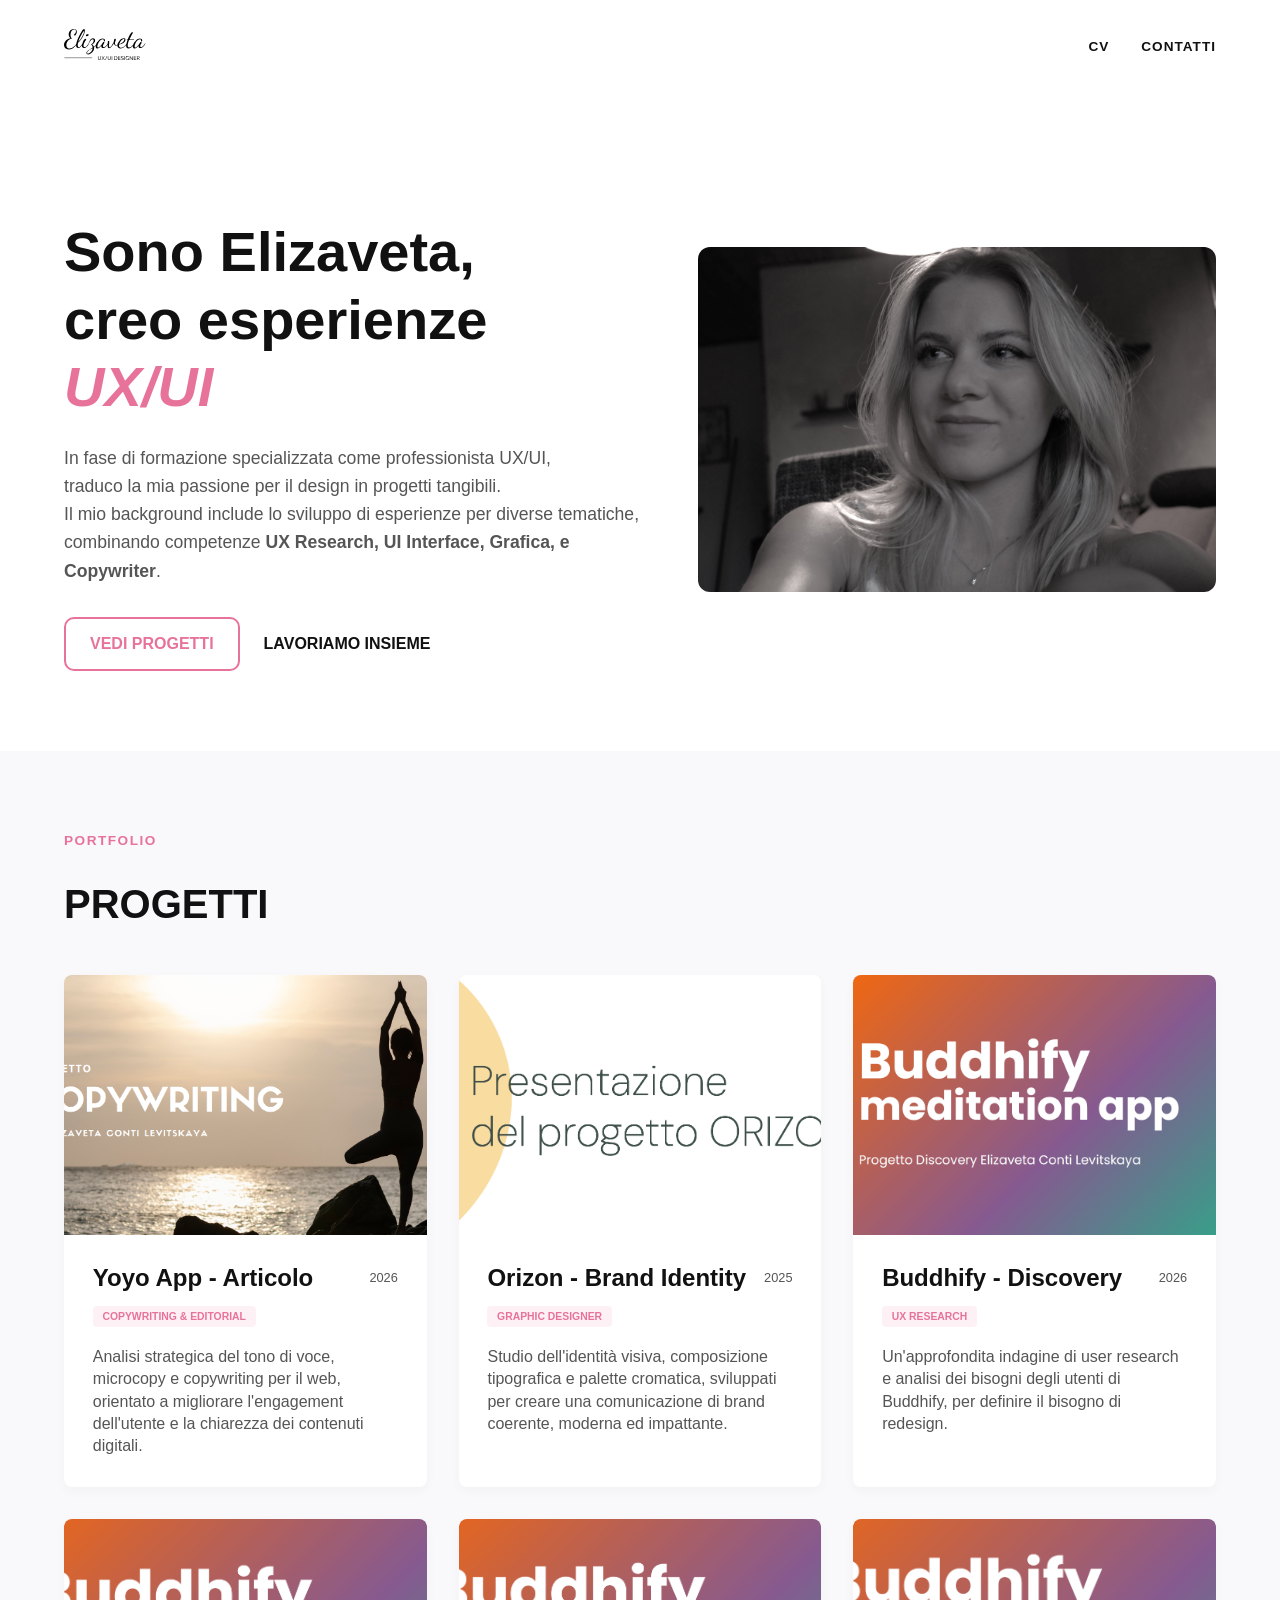
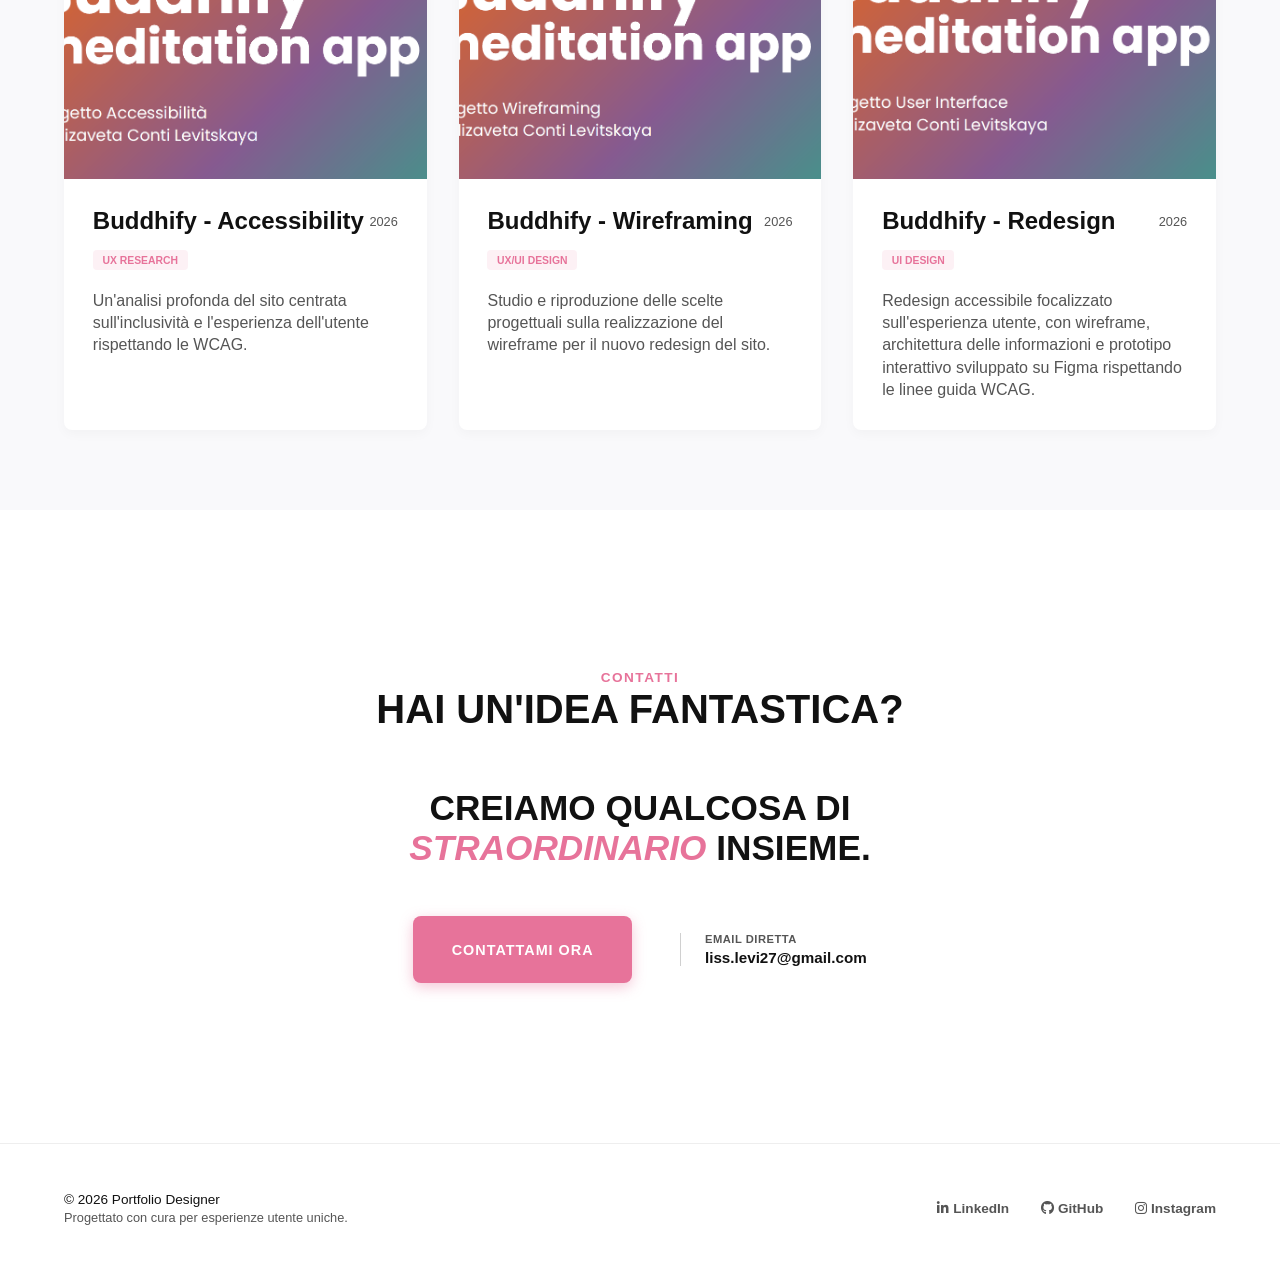
<file: index.html>
<!DOCTYPE html>
<html lang="it">
<head>
    <meta charset="UTF-8">
    <meta name="viewport" content="width=device-width, initial-scale=1.0">
    <title>Portfolio - Elizaveta</title>
    <link rel="icon" type="image/png" href="assets/img/favicon.jpg">
    <link rel="stylesheet" href="assets/css/main.css">
    <link rel="stylesheet" href="https://cdnjs.cloudflare.com/ajax/libs/font-awesome/6.4.0/css/all.min.css">

    
<style>
  /* --- EFFETTO HOVER ROSA GLOBALE --- */
  a {
    transition: color 0.3s ease, background-color 0.3s ease, border-color 0.3s ease;
  }

  header nav a:hover,
  footer a:hover,
  section:nth-of-type(1) > div:nth-child(1) > div a:last-child:hover {
    color: #e91e63 !important;
  }

  footer a:hover i {
    color: #e91e63 !important;
  }

  section:nth-of-type(1) > div:nth-child(1) > div a:first-child:hover {
    background-color: #e91e63 !important;
    color: #ffffff !important;
    border-color: #e91e63 !important;
  }

  section:nth-of-type(3) a:hover {
    background-color: #e91e63 !important;
    color: #ffffff !important;
    border-color: #e91e63 !important;
  }

  /* --- REGOLE RESPONSIVE MOBILE --- */
  @media (max-width: 768px) {
    
    /* 1. HEADER E NAVBAR */
    header {
      padding: 1rem !important;
    }

    header > div {
      display: flex;
      justify-content: space-between;
      align-items: center;
      padding: 0;
    }

    header img {
      height: 32px;
      width: auto;
      display: block;
    }

    header nav {
      display: flex;
      gap: 1.2rem;
    }

    /* 2. SEZIONE HERO */
    section:nth-of-type(1) {
      display: flex;
      flex-direction: column-reverse;
      align-items: center;
      text-align: center;
      padding: 2rem 1rem;
      gap: 2.5rem;
    }

    section:nth-of-type(1) > div:nth-child(2) {
      width: 100%;
      display: flex;
      justify-content: center;
    }

    section:nth-of-type(1) > div:nth-child(2) img {
      width: 100% !important;
      max-width: 420px !important;
      height: auto !important;
      border-radius: 16px;
      display: block;
    }

    section:nth-of-type(1) > div:nth-child(1) {
      width: 100%;
      max-width: 100%;
      padding: 0 0.5rem;
      box-sizing: border-box;
      display: flex;
      flex-direction: column;
      align-items: center;
    }

    section:nth-of-type(1) h1 {
      font-size: 1.7rem;
      line-height: 1.3;
      margin-bottom: 1.2rem;
      width: 100%;
    }

    section:nth-of-type(1) p {
      font-size: 0.95rem;
      line-height: 1.6;
      margin-bottom: 2rem;
      max-width: 100%;
      padding: 0 0.2rem;
    }

    section:nth-of-type(1) p br {
      display: none;
    }

    section:nth-of-type(1) > div:nth-child(1) > div {
      display: flex;
      flex-direction: column;
      align-items: center;
      width: 100%;
      gap: 1rem;
    }

    section:nth-of-type(1) > div:nth-child(1) > div a {
      display: inline-flex;
      justify-content: center;
      align-items: center;
      text-align: center;
      text-decoration: none;
      font-weight: bold;
      box-sizing: border-box;
    }

    section:nth-of-type(1) > div:nth-child(1) > div a:first-child {
      width: 100%;
      max-width: 320px;
      padding: 1rem 1.5rem;
      border: 2px solid #e91e63;
      border-radius: 8px;
      color: #e91e63;
      background-color: transparent;
    }

    section:nth-of-type(1) > div:nth-child(1) > div a:last-child {
      width: auto;
      padding: 0.5rem 1rem;
      border: none;
      color: #333;
      background-color: transparent;
      font-size: 0.9rem;
      text-transform: uppercase;
    }

    /* 3. SEZIONE PROGETTI (Immagini non tagliate) */
    section:nth-of-type(2) {
      padding: 2.5rem 1rem;
    }

    section:nth-of-type(2) > div {
      display: flex;
      flex-direction: column;
      gap: 1.8rem;
    }

    section:nth-of-type(2) > div > a {
      display: flex;
      flex-direction: column;
      justify-content: space-between;
      min-height: auto; /* Lascia che il box si adatti al contenuto senza forzature eccessive */
      width: 100%;
      box-sizing: border-box;
      overflow: hidden;
    }

    /* Adattamento perfetto dell'immagine della card */
    section:nth-of-type(2) > div > a img {
      width: 100% !important;
      height: auto !important; /* Mantiene le proporzioni originali senza tagliare nulla */
      max-height: 260px; /* Evita che diventi troppo alta */
      object-fit: contain !important; /* Mostra l'intera immagine intera anziché tagliarla */
      background-color: #fcfcfc; /* Sfondo leggero opzionale dietro l'immagine se ha proporzioni particolari */
      display: block;
    }

    /* 4. SEZIONE CONTATTI */
    section:nth-of-type(3) {
      padding: 2.5rem 1rem;
      text-align: center;
    }

    section:nth-of-type(3) > div:last-child {
      display: flex;
      flex-direction: column;
      align-items: center;
      gap: 1.5rem;
      margin-top: 1.5rem;
    }

    /* 5. FOOTER */
    footer {
      padding: 3rem 1rem;
      text-align: center;
      background-color: #fff;
    }

    footer > div {
      display: flex;
      flex-direction: column;
      gap: 2rem;
      align-items: center;
    }

    footer > div > div:first-child {
      display: flex;
      flex-direction: column;
      gap: 0.5rem;
      color: #666;
      font-size: 0.9rem;
    }

    footer > div > div:last-child {
      display: flex;
      flex-direction: row;
      justify-content: center;
      align-items: center;
      gap: 1.5rem;
      width: 100%;
    }

    footer > div > div:last-child a {
      display: flex;
      align-items: center;
      gap: 0.5rem;
      text-decoration: none;
      color: #333;
      font-size: 0.95rem;
      font-weight: 500;
    }

    footer > div > div:last-child a i {
      font-size: 1.2rem;
      color: #e91e63;
    }
  }
</style>


</head>
<body>

    <!-- NAVBAR -->
    <header class="navbar">
    <div class="nav-container">
        <a href="index.html" class="logo-link">
            <img src="assets/img/logo.svg" alt="Logo Portfolio" style="height: 44px; width: auto; display: block; max-height: none;"> 
        </a> 
        <nav class="nav-links">
            <a href="cv.html">CV</a>
            <a href="contatti.html">CONTATTI</a>
        </nav>
    </div>
</header>

    <!-- HERO SECTION -->
    <section class="hero">
        <div class="hero-content">
            <h1>Sono Elizaveta,<br>creo esperienze <br><em><span>UX/UI</span></em></h1>
            <p>In fase di formazione specializzata come professionista UX/UI,<br> traduco la mia passione per il design in progetti tangibili.<br> Il mio background include lo sviluppo di esperienze per diverse tematiche,<br> combinando competenze <strong>UX Research, UI Interface, Grafica, e Copywriter</strong>.</p>
            <div class="hero-buttons">
                <a href="#progetti" class="btn-primary">VEDI PROGETTI</a>
                <a href="#contatti" class="btn-secondary">LAVORIAMO INSIEME</a>
            </div>
        </div>
        <div class="hero-image">
             <img src="assets/img/profilo.jpg" alt="Elizaveta">
        </div>
    </section>

    <!-- SEZIONE PROGETTI -->
    <section id="progetti" class="projects">
        <span class="section-tag">PORTFOLIO</span>
        <h2>PROGETTI</h2>

        <div class="projects-grid">
           
             <!-- PROGETTO 1 -->
<a href="yoyo-articolo.html" class="project-card">
    <img src="assets/img/copywriting.png" alt="Yoyo App">
    <div class="project-card-info">
        <div class="project-header">
            <h3>Yoyo App - Articolo</h3>
            <span class="year">2026</span>
        </div>
         <span class="tag">COPYWRITING & EDITORIAL</span>
        <p>Analisi strategica del tono di voce, microcopy e copywriting per il web, orientato a migliorare l'engagement dell'utente e la chiarezza dei contenuti digitali.</p>
    </div>
</a>

<!-- PROGETTO 2 -->
<a href="orizon-brand-identity.html" class="project-card">
    <img src="assets/img/grafica.png" alt="Orizon">
    <div class="project-card-info">
        <div class="project-header">
            <h3>Orizon - Brand Identity</h3>
            <span class="year">2025</span>
        </div>
        <span class="tag">GRAPHIC DESIGNER</span>
        <p>Studio dell'identità visiva, composizione tipografica e palette cromatica, sviluppati per creare una comunicazione di brand coerente, moderna ed impattante.</p>
    </div>
</a>

             

            <!-- PROGETTO 3 -->
            <a href="buddhify-discovery.html" class="project-card">
    <img src="assets/img/discovery.png" alt="Buddhify Discovery">
    <div class="project-card-info">
        <div class="project-header">
            <h3>Buddhify - Discovery</h3>
            <span class="year">2026</span>
        </div>
        <span class="tag">UX RESEARCH</span>
        <p>Un'approfondita  indagine di user research e analisi dei bisogni degli utenti di Buddhify, per definire il bisogno di redesign.</p>
    </div>
</a>
           

<!-- PROGETTO 4 -->
<a href="buddhify-accessibility.html" class="project-card">
    <img src="assets/img/accessibility.png" alt="Buddhify Accessibility">
    <div class="project-card-info">
        <div class="project-header">
            <h3>Buddhify - Accessibility</h3>
            <span class="year">2026</span>
        </div>
        <span class="tag">UX RESEARCH</span>
        <p>Un'analisi profonda del sito centrata sull'inclusività e l'esperienza dell'utente rispettando le WCAG.</p>
    </div>
</a>

        <!-- PROGETTO 5 -->
<a href="buddhify-wireframing.html" class="project-card">
    <img src="assets/img/wireframing.png" alt="Buddhify Wireframing">
    <div class="project-card-info">
        <div class="project-header">
            <h3>Buddhify - Wireframing</h3>
            <span class="year">2026</span>
        </div>
        <span class="tag">UX/UI DESIGN</span>
        <p>Studio e riproduzione delle scelte progettuali sulla realizzazione del wireframe per il nuovo redesign del sito.</p>
    </div>
</a>
            
<!-- PROGETTO 6 -->
<a href="buddhify-redesign.html" class="project-card">
    <img src="assets/img/redesign.png" alt="Buddhify Redesign">
    <div class="project-card-info">
        <div class="project-header">
            <h3>Buddhify - Redesign</h3>
            <span class="year">2026</span>
        </div>
        <span class="tag">UI DESIGN</span>
        <p>Redesign accessibile focalizzato sull'esperienza utente, con wireframe, architettura delle informazioni e prototipo interattivo sviluppato su Figma rispettando le linee guida WCAG.</p>
    </div>
</a>

           
           
             
        </div>
    </section>

    <!-- SEZIONE CONTATTI -->
    <section class="contact" id="contatti">
  <div class="section-tag">Contatti</div>
  <h2>HAI UN'IDEA FANTASTICA?</h2>
  
  <p class="contact-subtitle">
    CREIAMO QUALCOSA DI<br> <span class="highlight">STRAORDINARIO</span> INSIEME.
  </p>

  <div class="contact-action">
    <!-- Pulsante Contattami Ora -->
    <a href="contatti.html" class="btn-primary">CONTATTAMI ORA</a>

    <!-- Box Email Diretta con linea verticale -->
    <div class="direct-email-box">
      <span class="email-label">EMAIL DIRETTA</span>
      <span class="email-address">liss.levi27@gmail.com</span>
    </div>
  </div>
</section>

    <!-- FOOTER -->
    <footer class="site-footer">
  <div class="footer-content">
    <div class="footer-left">
      <p>&copy; 2026 Portfolio Designer</p>
      <p class="footer-subtitle">Progettato con cura per esperienze utente uniche.</p>
    </div>
    
    <div class="footer-socials">
      <a href="https://www.linkedin.com/in/elizavetacontil" target="_blank" rel="noopener noreferrer"><i class="fab fa-linkedin-in"></i> LinkedIn</a>
      <a href="https://github.com/lisslevi27-design" target="_blank" rel="noopener noreferrer"><i class="fab fa-github"></i> GitHub</a>
      <a href="https://www.instagram.com/_eli_zavet27?vrfl=MXU3d2oxdzdpNnNm&utm_source=qr" target="_blank" rel="noopener noreferrer"><i class="fab fa-instagram"></i> Instagram</a>
    </div>
  </div>
</footer>

</body>
</html>
</file>
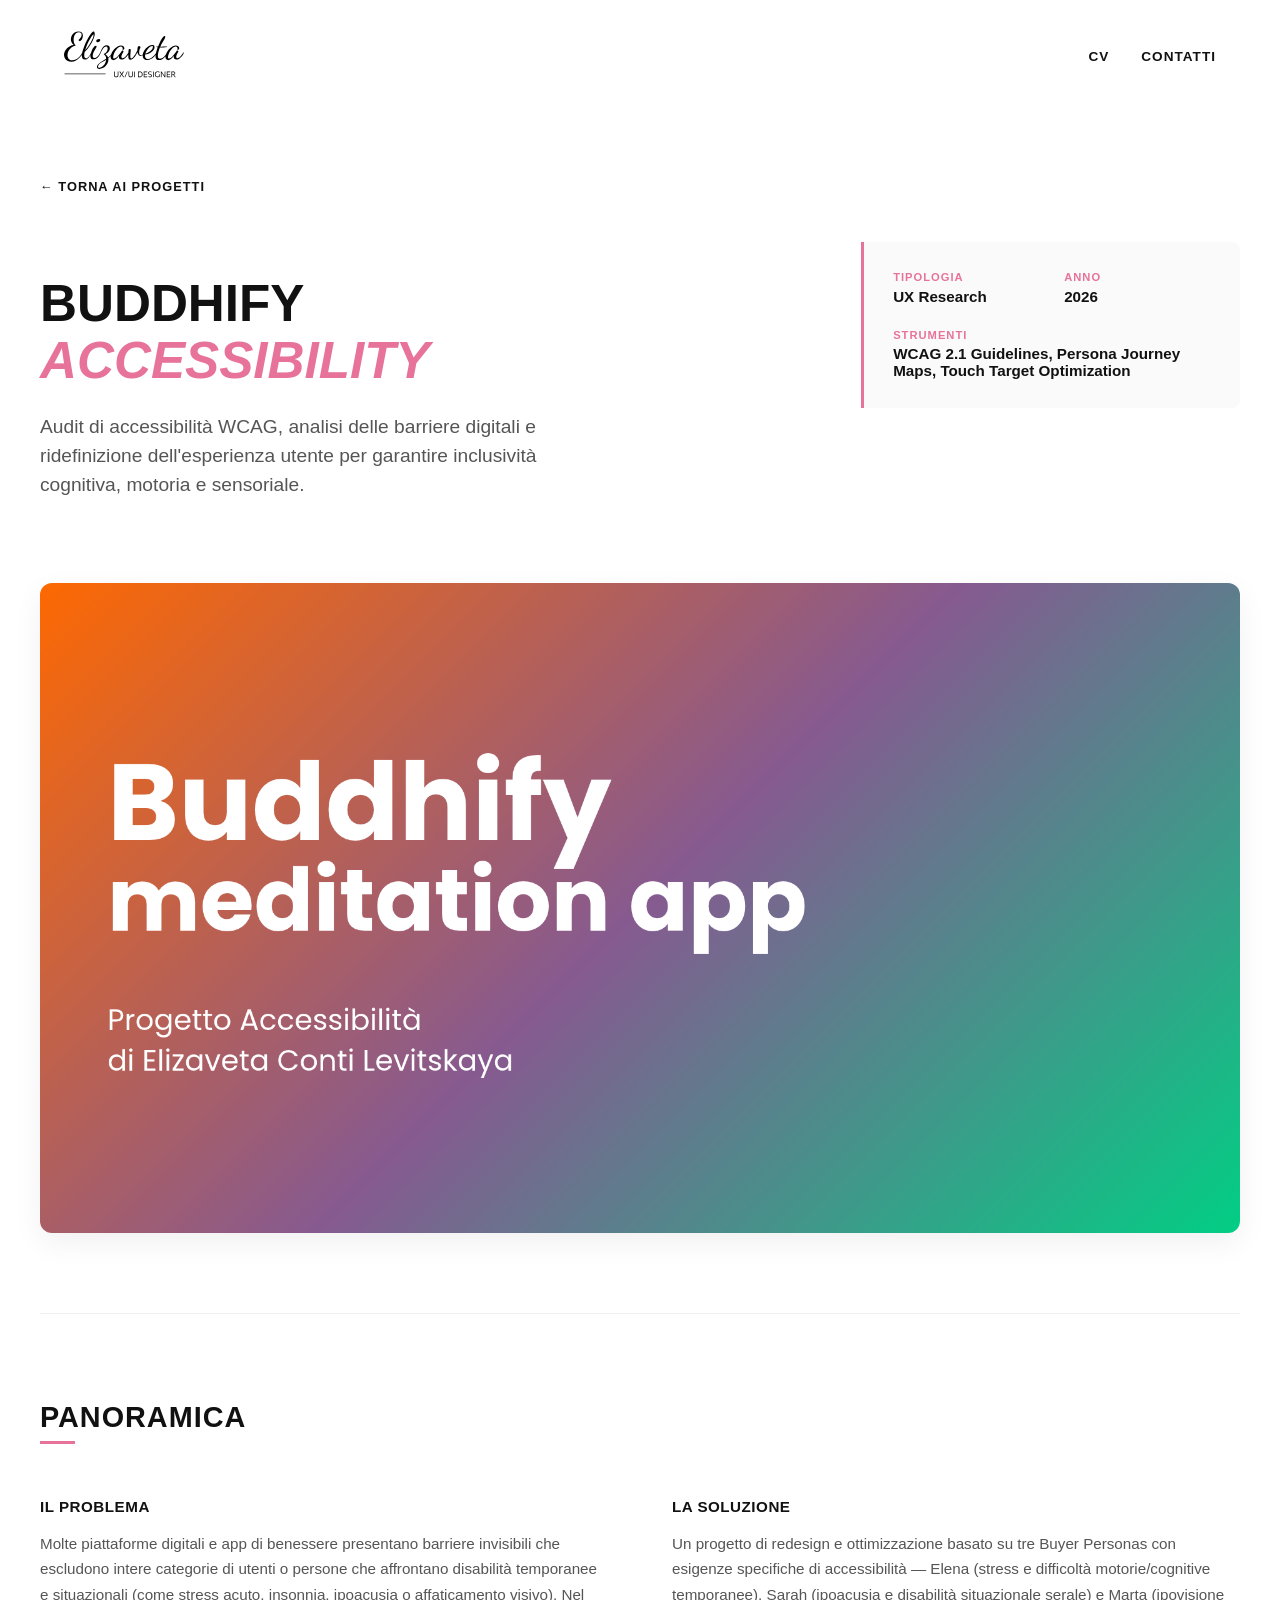
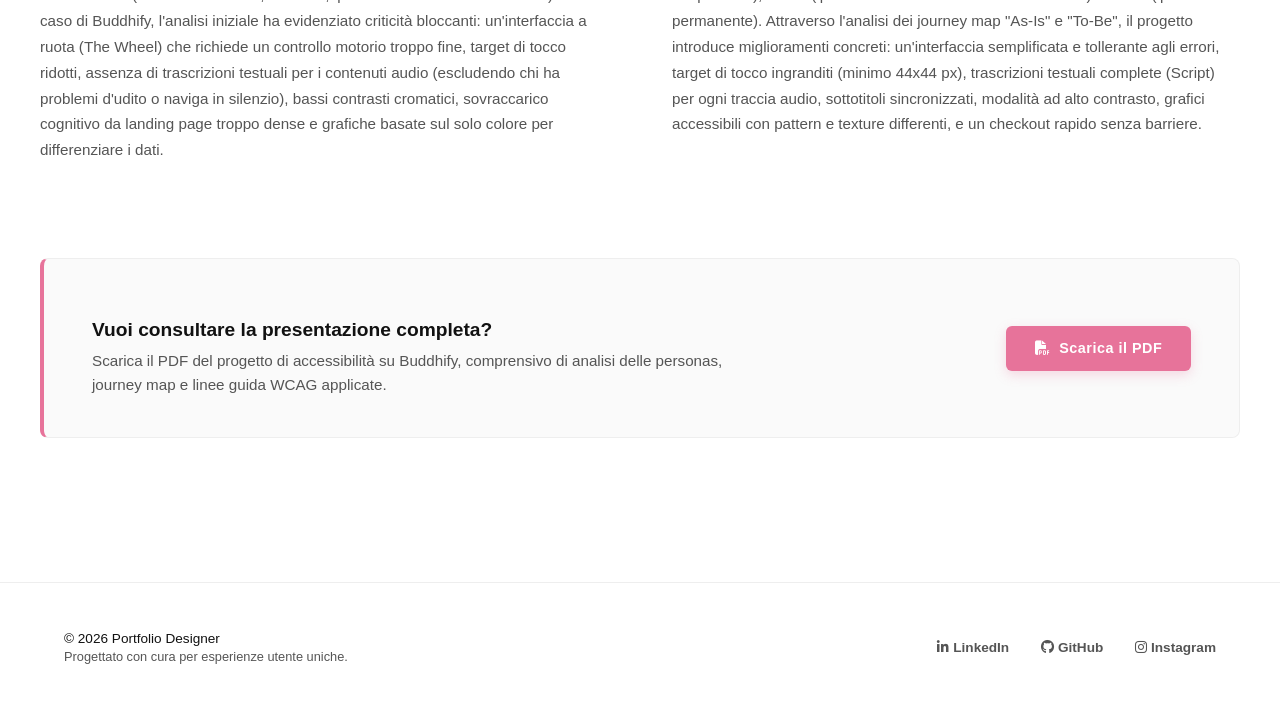
<file: buddhify-accessibility.html>
<!DOCTYPE html>
<html lang="it">
<head>
  <meta charset="UTF-8">
  <meta name="viewport" content="width=device-width, initial-scale=1.0">
  <title>Buddhify accessibility - Portfolio Designer</title>
  <link rel="icon" type="image/png" href="assets/img/favicon.jpg">
  <link rel="stylesheet" href="assets/css/main.css">
  <link rel="stylesheet" href="https://cdnjs.cloudflare.com/ajax/libs/font-awesome/6.4.0/css/all.min.css">

   <style>
  /* Stile diretto per il box e il pulsante di download */
  .project-download-section {
    margin-top: 5rem;
    margin-bottom: 3rem;
  }
  .project-download-section .download-card {
    background: #fafafa;
    border: 1px solid #eeeeee;
    border-left: 4px solid #e7739a;
    border-radius: 8px;
    padding: 2.5rem 3rem;
    display: flex;
    justify-content: space-between;
    align-items: center;
    gap: 2rem;
    flex-wrap: wrap;
  }
  .project-download-section .download-info {
    flex: 1;
    min-width: 280px;
  }
  .project-download-section .download-info h3 {
    font-size: 1.2rem;
    font-weight: 700;
    color: #111111;
    margin-bottom: 0.5rem;
  }
  .project-download-section .download-info p {
    font-size: 0.95rem;
    color: #555555;
    line-height: 1.6;
    margin: 0;
  }
  .project-download-section .btn-download {
    display: inline-flex;
    align-items: center;
    gap: 0.6rem;
    background-color: #e7739a;
    color: #ffffff;
    padding: 0.9rem 1.8rem;
    border-radius: 6px;
    font-size: 0.9rem;
    font-weight: 700;
    text-decoration: none;
    letter-spacing: 0.5px;
    transition: all 0.3s ease;
    box-shadow: 0 4px 12px rgba(231, 115, 154, 0.25);
  }
  .project-download-section .btn-download:hover {
    background-color: #d65c85;
    transform: translateY(-2px);
    box-shadow: 0 6px 16px rgba(231, 115, 154, 0.35);
  }



   /* --- EFFETTO HOVER ROSA GLOBALE --- */
  a {
    transition: color 0.3s ease, background-color 0.3s ease, border-color 0.3s ease;
  }

  header nav a:hover,
  footer a:hover,
  main > div > a:first-child:hover {
    color: #e91e63 !important;
  }

  footer a:hover i {
    color: #e91e63 !important;
  }

  a[download]:hover {
    background-color: #e91e63 !important;
    color: #ffffff !important;
    border-color: #e91e63 !important;
  }

  /* --- REGOLE RESPONSIVE MOBILE --- */
  @media (max-width: 768px) {
    
    /* 1. HEADER E NAVBAR */
    header {
      padding: 1rem !important;
    }

    header > div {
      display: flex !important;
      justify-content: space-between !important;
      align-items: center !important;
      padding: 0 !important;
    }

    header img {
      height: 32px !important;
      width: auto !important;
      display: block !important;
    }

    header nav {
      display: flex !important;
      gap: 1.2rem !important;
    }

    /* 2. CONTENITORE PRINCIPALE */
    main {
      padding: 1.5rem 1rem !important;
      box-sizing: border-box !important;
      width: 100% !important;
      overflow-x: hidden !important;
    }

    main > div {
      display: flex !important;
      flex-direction: column !important;
      gap: 1.8rem !important;
      width: 100% !important;
      box-sizing: border-box !important;
    }

    main > div > a:first-child {
      font-size: 0.9rem !important;
      margin-bottom: 0.5rem !important;
      display: inline-block !important;
    }

    /* 3. INTESTAZIONE E METADATI IN COLONNA */
    main > div > div:nth-of-type(1) {
      display: flex !important;
      flex-direction: column !important;
      gap: 1.5rem !important;
      width: 100% !important;
    }

    main > div > div:nth-of-type(1) > div:nth-child(1) {
      width: 100% !important;
    }

    main > div > div:nth-of-type(1) > div:nth-child(1) h1 {
      font-size: 1.8rem !important;
      line-height: 1.2 !important;
      margin-bottom: 0.8rem !important;
    }

    main > div > div:nth-of-type(1) > div:nth-child(1) p {
      font-size: 0.95rem !important;
      line-height: 1.5 !important;
    }

    main > div > div:nth-of-type(1) > div:nth-child(2) {
      display: flex !important;
      flex-direction: column !important;
      gap: 1rem !important;
      background: #fafafa !important;
      padding: 1.2rem !important;
      border-radius: 12px !important;
      width: 100% !important;
      box-sizing: border-box !important;
      border-left: 3px solid #e91e63 !important;
    }

    /* 4. IMMAGINE PRINCIPALE DEL PROGETTO */
    main > div > div:nth-of-type(2) {
      width: 100% !important;
      display: flex !important;
      justify-content: center !important;
    }

    main > div > div:nth-of-type(2) img {
      width: 100% !important;
      height: auto !important;
      max-height: 280px !important;
      object-fit: contain !important;
      border-radius: 12px !important;
      background-color: #fafafa !important;
      display: block !important;
    }

    /* 5. SEZIONE PANORAMICA (Problema e Soluzione) */
    main section {
      padding: 1rem 0 !important;
      width: 100% !important;
      box-sizing: border-box !important;
    }

    main section h2 {
      font-size: 1.4rem !important;
      margin-bottom: 1.2rem !important;
    }

    main section > div {
      display: flex !important;
      flex-direction: column !important;
      gap: 1.8rem !important;
      width: 100% !important;
      box-sizing: border-box !important;
    }

    main section > div > div {
      width: 100% !important;
      max-width: 100% !important;
      box-sizing: border-box !important;
      float: none !important;
    }

    main section h3 {
      font-size: 1.1rem !important;
      margin-bottom: 0.5rem !important;
    }

    main section p {
      font-size: 0.95rem !important;
      line-height: 1.6 !important;
    }

    /* 1. Reset e centratura della sezione download */
    .project-download-section {
      margin-top: 0.5rem !important;
      margin-bottom: 2rem !important;
      padding: 0 1rem !important;
      width: 100% !important;
      box-sizing: border-box !important;
    }

    /* 2. Trasformazione della card in colonna centrata */
    .project-download-section .download-card {
      background: #fafafa !important;
      border: 1px solid #eeeeee !important;
      border-left: 4px solid #e7739a !important;
      border-radius: 8px !important;
      padding: 4rem 2rem !important;
      display: flex !important;
      flex-direction: column !important;
      align-items: center !important;
      text-align: center !important;
      gap: 1.5rem !important;
      width: 100% !important;
      box-sizing: border-box !important;
    }

    /* 3. Area informativa allineata al centro */
    .project-download-section .download-info {
      width: 100% !important;
      min-width: 0 !important;
      text-align: center !important;
    }

    .project-download-section .download-info h3 {
      font-size: 1.15rem !important;
      font-weight: 700 !important;
      color: #111111 !important;
      margin-bottom: 0.6rem !important;
      text-align: center !important;
    }

    .project-download-section .download-info p {
      font-size: 0.92rem !important;
      color: #555555 !important;
      line-height: 1.6 !important;
      margin: 0 !important;
      text-align: center !important;
    }

    /* Rimozione del tag br forzato su mobile per evitare spaziature anomale */
    .project-download-section .download-info p br {
      display: none !important;
    }

    /* 4. Pulsante a larghezza piena e perfettamente centrato come in Immagine 2 */
    .project-download-section .btn-download {
      display: inline-flex !important;
      justify-content: center !important;
      align-items: center !important;
      gap: 0.6rem !important;
      background-color: transparent !important;
      color: #e7739a !important;
      border: 2px solid #e7739a !important;
      padding: 0.9rem 1.5rem !important;
      border-radius: 8px !important;
      font-size: 0.9rem !important;
      font-weight: 700 !important;
      text-decoration: none !important;
      width: 100% !important;
      max-width: 100% !important;
      box-sizing: border-box !important;
      margin: 0 auto !important;
      box-shadow: none !important;
    }

    .project-download-section .btn-download:hover {
      background-color: #e7739a !important;
      color: #ffffff !important;
      transform: none !important;
    }
    /* 7. FOOTER CON SOCIAL SU UN'UNICA RIGA */
    footer {
      padding: 2.5rem 1rem !important;
      text-align: center !important;
      background-color: #fff !important;
      margin-top: 2rem !important;
      border-top: 1px solid #eee !important;
      width: 100% !important;
      box-sizing: border-box !important;
    }

    footer > div {
      display: flex !important;
      flex-direction: column !important;
      gap: 2rem !important;
      align-items: center !important;
      width: 100% !important;
    }

    footer > div > div:first-child {
      display: flex !important;
      flex-direction: column !important;
      gap: 0.5rem !important;
      color: #666 !important;
      font-size: 0.9rem !important;
    }

    footer > div > div:last-child {
      display: flex !important;
      flex-direction: row !important;
      justify-content: center !important;
      align-items: center !important;
      gap: 1.5rem !important;
      width: 100% !important;
    }

    footer > div > div:last-child a {
      display: flex !important;
      align-items: center !important;
      gap: 0.5rem !important;
      text-decoration: none !important;
      color: #333 !important;
      font-size: 0.95rem !important;
      font-weight: 500 !important;
    }

    footer > div > div:last-child a i {
      font-size: 1.2rem !important;
      color: #e91e63 !important;
    }
  }

</style>

</head>

<body>

  <!-- Navbar Comune -->
  <header class="navbar">
    <div class="nav-container">
        <a href="index.html" class="logo">
            <img src="assets/img/logo.svg" alt="Logo Portfolio" style="height: 65px; width: auto; display: block; max-height: none;"> 
        </a> 
        <nav class="nav-links">
            <a href="cv.html">CV</a>
            <a href="contatti.html">CONTATTI</a>
        </nav>
    </div>
</header>

  <!-- Contenuto Pagina Progetto -->
  <main class="project-detail">
    <div class="container">
      
      <!-- Link Torna Indietro -->
      <a href="index.html#progetti" class="back-link">← TORNA AI PROGETTI</a>

      <!-- Hero del Progetto: Titolo a sinistra e Metadata a destra -->
      <div class="project-hero-grid">
        <div class="project-title-area">
          <h1>BUDDHIFY<br><span class="highlight">ACCESSIBILITY</span></h1>
          <p class="project-subtitle">Audit di accessibilità WCAG, analisi delle barriere digitali e ridefinizione dell'esperienza utente per garantire inclusività cognitiva, motoria e sensoriale.</p>
        </div>
        
        <div class="project-meta">
          <div class="meta-item">
            <span class="meta-label">TIPOLOGIA</span>
            <span class="meta-value">UX Research</span>
          </div>
          <div class="meta-item">
            <span class="meta-label">ANNO</span>
            <span class="meta-value">2026</span>
          </div>
          <div class="meta-item full-width">
            <span class="meta-label">STRUMENTI</span>
            <span class="meta-value">WCAG 2.1 Guidelines, Persona Journey Maps, Touch Target Optimization</span>
          </div>
        </div>
      </div>

      <!-- Immagine Principale in Evidenza -->
      <div class="project-main-image">
        <img src="assets/img/Buddhify accessibility.png" alt="Buddhify Accessibility">
      </div>

      <!-- Sezione Panoramica (Problema / Soluzione) -->
      <section class="project-section">
        <h2 class="section-title-line">PANORAMICA</h2>
        <div class="panoramica-grid">
          <div class="panoramica-card">
            <h3>IL PROBLEMA</h3>
            <p>Molte piattaforme digitali e app di benessere presentano barriere invisibili che escludono intere categorie di utenti o persone che affrontano disabilità temporanee e situazionali (come stress acuto, insonnia, ipoacusia o affaticamento visivo). Nel caso di Buddhify, l'analisi iniziale ha evidenziato criticità bloccanti: un'interfaccia a ruota (The Wheel) che richiede un controllo motorio troppo fine, target di tocco ridotti, assenza di trascrizioni testuali per i contenuti audio (escludendo chi ha problemi d'udito o naviga in silenzio), bassi contrasti cromatici, sovraccarico cognitivo da landing page troppo dense e grafiche basate sul solo colore per differenziare i dati.</p>
          </div>
          <div class="panoramica-card">
            <h3>LA SOLUZIONE</h3>
            <p>Un progetto di redesign e ottimizzazione basato su tre Buyer Personas con esigenze specifiche di accessibilità — Elena (stress e difficoltà motorie/cognitive temporanee), Sarah (ipoacusia e disabilità situazionale serale) e Marta (ipovisione permanente). Attraverso l'analisi dei journey map "As-Is" e "To-Be", il progetto introduce miglioramenti concreti: un'interfaccia semplificata e tollerante agli errori, target di tocco ingranditi (minimo 44x44 px), trascrizioni testuali complete (Script) per ogni traccia audio, sottotitoli sincronizzati, modalità ad alto contrasto, grafici accessibili con pattern e texture differenti, e un checkout rapido senza barriere.</p>
          </div>
        </div>
      </section>

       <!-- Sezione Download Risorsa / Progetto -->
<section class="project-download-section">
  <div class="download-card">
    <div class="download-info">
      <h3>Vuoi consultare la presentazione completa?</h3>
      <p>Scarica il PDF del progetto di accessibilità su Buddhify, comprensivo di analisi delle personas,<br> journey map e linee guida WCAG applicate.</p>
    </div>
    <a href="assets/img/PDFaccessibilita.pdf" class="btn-download" target="_blank" download>
      <i class="fas fa-file-pdf"></i> Scarica il PDF
    </a>
  </div>
</section>

    </div>
  </main>

  <!-- Footer Comune -->
  <footer class="site-footer">
  <div class="footer-content">
    <div class="footer-left">
      <p>&copy; 2026 Portfolio Designer</p>
      <p class="footer-subtitle">Progettato con cura per esperienze utente uniche.</p>
    </div>
    
    <div class="footer-socials">
      <a href="https://www.linkedin.com/in/elizavetacontil" target="_blank" rel="noopener noreferrer"><i class="fab fa-linkedin-in"></i> LinkedIn</a>
      <a href="https://github.com/lisslevi27-design" target="_blank" rel="noopener noreferrer"><i class="fab fa-github"></i> GitHub</a>
      <a href="https://www.instagram.com/_eli_zavet27?vrfl=MXU3d2oxdzdpNnNm&utm_source=qr" target="_blank" rel="noopener noreferrer"><i class="fab fa-instagram"></i> Instagram</a>
    </div>
  </div>
</footer>

</body>
</html>
</file>
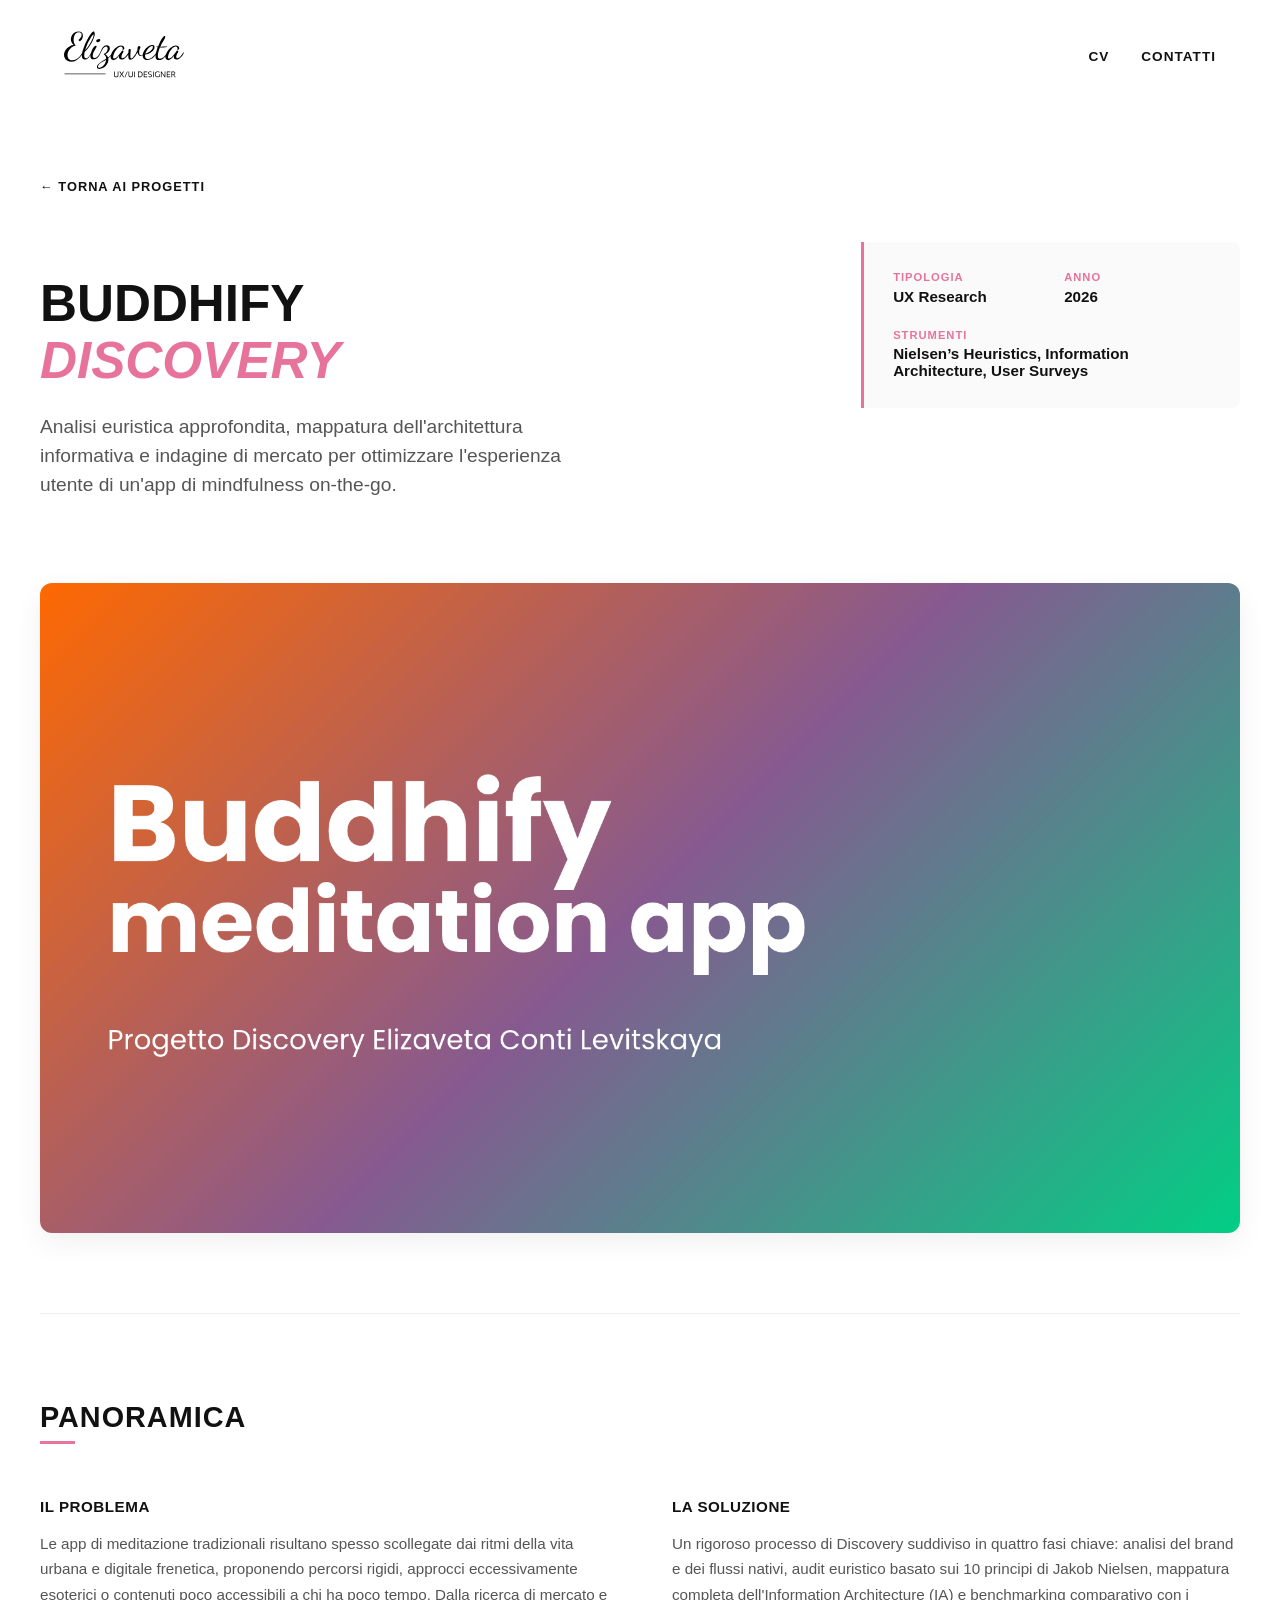
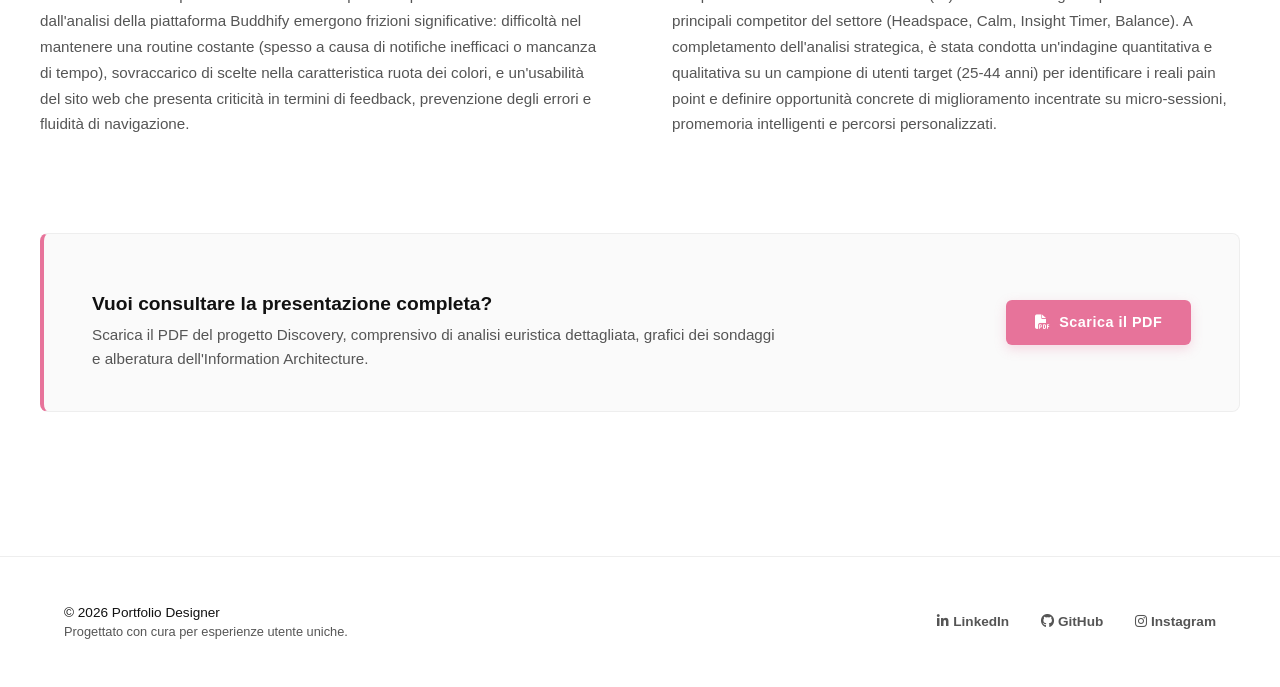
<file: buddhify-discovery.html>
<!DOCTYPE html>
<html lang="it">
<head>
  <meta charset="UTF-8">
  <meta name="viewport" content="width=device-width, initial-scale=1.0">
  <title>Buddhify discovery - Portfolio Designer</title>
  <link rel="icon" type="image/png" href="assets/img/favicon.jpg">
  <link rel="stylesheet" href="assets/css/main.css">
  <link rel="stylesheet" href="https://cdnjs.cloudflare.com/ajax/libs/font-awesome/6.4.0/css/all.min.css">

  <style>
  /* Stile diretto per il box e il pulsante di download */
  .project-download-section {
    margin-top: 5rem;
    margin-bottom: 3rem;
  }
  .project-download-section .download-card {
    background: #fafafa;
    border: 1px solid #eeeeee;
    border-left: 4px solid #e7739a;
    border-radius: 8px;
    padding: 2.5rem 3rem;
    display: flex;
    justify-content: space-between;
    align-items: center;
    gap: 2rem;
    flex-wrap: wrap;
  }
  .project-download-section .download-info {
    flex: 1;
    min-width: 280px;
  }
  .project-download-section .download-info h3 {
    font-size: 1.2rem;
    font-weight: 700;
    color: #111111;
    margin-bottom: 0.5rem;
  }
  .project-download-section .download-info p {
    font-size: 0.95rem;
    color: #555555;
    line-height: 1.6;
    margin: 0;
  }
  .project-download-section .btn-download {
    display: inline-flex;
    align-items: center;
    gap: 0.6rem;
    background-color: #e7739a;
    color: #ffffff;
    padding: 0.9rem 1.8rem;
    border-radius: 6px;
    font-size: 0.9rem;
    font-weight: 700;
    text-decoration: none;
    letter-spacing: 0.5px;
    transition: all 0.3s ease;
    box-shadow: 0 4px 12px rgba(231, 115, 154, 0.25);
  }
  .project-download-section .btn-download:hover {
    background-color: #d65c85;
    transform: translateY(-2px);
    box-shadow: 0 6px 16px rgba(231, 115, 154, 0.35);
  }


   /* --- EFFETTO HOVER ROSA GLOBALE --- */
  a {
    transition: color 0.3s ease, background-color 0.3s ease, border-color 0.3s ease;
  }

  header nav a:hover,
  footer a:hover,
  main > div > a:first-child:hover {
    color: #e91e63 !important;
  }

  footer a:hover i {
    color: #e91e63 !important;
  }

  a[download]:hover {
    background-color: #e91e63 !important;
    color: #ffffff !important;
    border-color: #e91e63 !important;
  }

  /* --- REGOLE RESPONSIVE MOBILE --- */
  @media (max-width: 768px) {
    
    /* 1. HEADER E NAVBAR */
    header {
      padding: 1rem !important;
    }

    header > div {
      display: flex !important;
      justify-content: space-between !important;
      align-items: center !important;
      padding: 0 !important;
    }

    header img {
      height: 32px !important;
      width: auto !important;
      display: block !important;
    }

    header nav {
      display: flex !important;
      gap: 1.2rem !important;
    }

    /* 2. CONTENITORE PRINCIPALE */
    main {
      padding: 1.5rem 1rem !important;
      box-sizing: border-box !important;
      width: 100% !important;
      overflow-x: hidden !important;
    }

    main > div {
      display: flex !important;
      flex-direction: column !important;
      gap: 1.8rem !important;
      width: 100% !important;
      box-sizing: border-box !important;
    }

    main > div > a:first-child {
      font-size: 0.9rem !important;
      margin-bottom: 0.5rem !important;
      display: inline-block !important;
    }

    /* 3. INTESTAZIONE E METADATI IN COLONNA */
    main > div > div:nth-of-type(1) {
      display: flex !important;
      flex-direction: column !important;
      gap: 1.5rem !important;
      width: 100% !important;
    }

    main > div > div:nth-of-type(1) > div:nth-child(1) {
      width: 100% !important;
    }

    main > div > div:nth-of-type(1) > div:nth-child(1) h1 {
      font-size: 1.8rem !important;
      line-height: 1.2 !important;
      margin-bottom: 0.8rem !important;
    }

    main > div > div:nth-of-type(1) > div:nth-child(1) p {
      font-size: 0.95rem !important;
      line-height: 1.5 !important;
    }

    main > div > div:nth-of-type(1) > div:nth-child(2) {
      display: flex !important;
      flex-direction: column !important;
      gap: 1rem !important;
      background: #fafafa !important;
      padding: 1.2rem !important;
      border-radius: 12px !important;
      width: 100% !important;
      box-sizing: border-box !important;
      border-left: 3px solid #e91e63 !important;
    }

    /* 4. IMMAGINE PRINCIPALE DEL PROGETTO */
    main > div > div:nth-of-type(2) {
      width: 100% !important;
      display: flex !important;
      justify-content: center !important;
    }

    main > div > div:nth-of-type(2) img {
      width: 100% !important;
      height: auto !important;
      max-height: 280px !important;
      object-fit: contain !important;
      border-radius: 12px !important;
      background-color: #fafafa !important;
      display: block !important;
    }

    /* 5. SEZIONE PANORAMICA (Problema e Soluzione) */
    main section {
      padding: 1rem 0 !important;
      width: 100% !important;
      box-sizing: border-box !important;
    }

    main section h2 {
      font-size: 1.4rem !important;
      margin-bottom: 1.2rem !important;
    }

    main section > div {
      display: flex !important;
      flex-direction: column !important;
      gap: 1.8rem !important;
      width: 100% !important;
      box-sizing: border-box !important;
    }

    main section > div > div {
      width: 100% !important;
      max-width: 100% !important;
      box-sizing: border-box !important;
      float: none !important;
    }

    main section h3 {
      font-size: 1.1rem !important;
      margin-bottom: 0.5rem !important;
    }

    main section p {
      font-size: 0.95rem !important;
      line-height: 1.6 !important;
    }

    /* 1. Reset e centratura della sezione download */
    .project-download-section {
      margin-top: 0.5rem !important;
      margin-bottom: 2rem !important;
      padding: 0 1rem !important;
      width: 100% !important;
      box-sizing: border-box !important;
    }

    /* 2. Trasformazione della card in colonna centrata */
    .project-download-section .download-card {
      background: #fafafa !important;
      border: 1px solid #eeeeee !important;
      border-left: 4px solid #e7739a !important;
      border-radius: 8px !important;
      padding: 4rem 2rem !important;
      display: flex !important;
      flex-direction: column !important;
      align-items: center !important;
      text-align: center !important;
      gap: 1.5rem !important;
      width: 100% !important;
      box-sizing: border-box !important;
    }

    /* 3. Area informativa allineata al centro */
    .project-download-section .download-info {
      width: 100% !important;
      min-width: 0 !important;
      text-align: center !important;
    }

    .project-download-section .download-info h3 {
      font-size: 1.15rem !important;
      font-weight: 700 !important;
      color: #111111 !important;
      margin-bottom: 0.6rem !important;
      text-align: center !important;
    }

    .project-download-section .download-info p {
      font-size: 0.92rem !important;
      color: #555555 !important;
      line-height: 1.6 !important;
      margin: 0 !important;
      text-align: center !important;
    }

    /* Rimozione del tag br forzato su mobile per evitare spaziature anomale */
    .project-download-section .download-info p br {
      display: none !important;
    }

    /* 4. Pulsante a larghezza piena e perfettamente centrato come in Immagine 2 */
    .project-download-section .btn-download {
      display: inline-flex !important;
      justify-content: center !important;
      align-items: center !important;
      gap: 0.6rem !important;
      background-color: transparent !important;
      color: #e7739a !important;
      border: 2px solid #e7739a !important;
      padding: 0.9rem 1.5rem !important;
      border-radius: 8px !important;
      font-size: 0.9rem !important;
      font-weight: 700 !important;
      text-decoration: none !important;
      width: 100% !important;
      max-width: 100% !important;
      box-sizing: border-box !important;
      margin: 0 auto !important;
      box-shadow: none !important;
    }

    .project-download-section .btn-download:hover {
      background-color: #e7739a !important;
      color: #ffffff !important;
      transform: none !important;
    }
    /* 7. FOOTER CON SOCIAL SU UN'UNICA RIGA */
    footer {
      padding: 2.5rem 1rem !important;
      text-align: center !important;
      background-color: #fff !important;
      margin-top: 2rem !important;
      border-top: 1px solid #eee !important;
      width: 100% !important;
      box-sizing: border-box !important;
    }

    footer > div {
      display: flex !important;
      flex-direction: column !important;
      gap: 2rem !important;
      align-items: center !important;
      width: 100% !important;
    }

    footer > div > div:first-child {
      display: flex !important;
      flex-direction: column !important;
      gap: 0.5rem !important;
      color: #666 !important;
      font-size: 0.9rem !important;
    }

    footer > div > div:last-child {
      display: flex !important;
      flex-direction: row !important;
      justify-content: center !important;
      align-items: center !important;
      gap: 1.5rem !important;
      width: 100% !important;
    }

    footer > div > div:last-child a {
      display: flex !important;
      align-items: center !important;
      gap: 0.5rem !important;
      text-decoration: none !important;
      color: #333 !important;
      font-size: 0.95rem !important;
      font-weight: 500 !important;
    }

    footer > div > div:last-child a i {
      font-size: 1.2rem !important;
      color: #e91e63 !important;
    }
  }

</style>
</head>

<body>

  <!-- Navbar Comune -->
   <header class="navbar">
    <div class="nav-container">
        <a href="index.html" class="logo">
            <img src="assets/img/logo.svg" alt="Logo Portfolio" style="height: 65px; width: auto; display: block; max-height: none;"> 
        </a> 
        <nav class="nav-links">
            <a href="cv.html">CV</a>
            <a href="contatti.html">CONTATTI</a>
        </nav>
    </div>
</header>

  <!-- Contenuto Pagina Progetto -->
  <main class="project-detail">
    <div class="container">
      
      <!-- Link Torna Indietro -->
      <a href="index.html#progetti" class="back-link">← TORNA AI PROGETTI</a>

      <!-- Hero del Progetto: Titolo a sinistra e Metadata a destra -->
      <div class="project-hero-grid">
        <div class="project-title-area">
          <h1>BUDDHIFY<br><span class="highlight">DISCOVERY</span></h1>
          <p class="project-subtitle">Analisi euristica approfondita, mappatura dell'architettura informativa e indagine di mercato per ottimizzare l'esperienza utente di un'app di mindfulness on-the-go.</p>
        </div>
        
        <div class="project-meta">
          <div class="meta-item">
            <span class="meta-label">TIPOLOGIA</span>
            <span class="meta-value">UX Research</span>
          </div>
          <div class="meta-item">
            <span class="meta-label">ANNO</span>
            <span class="meta-value">2026</span>
          </div>
          <div class="meta-item full-width">
            <span class="meta-label">STRUMENTI</span>
            <span class="meta-value">Nielsen’s Heuristics, Information Architecture, User Surveys</span>
          </div>
        </div>
      </div>

      <!-- Immagine Principale in Evidenza -->
      <div class="project-main-image">
        <img src="assets/img/Buddhify discovery.png" alt="Buddhify Discovery">
      </div>

      <!-- Sezione Panoramica (Problema / Soluzione) -->
      <section class="project-section">
        <h2 class="section-title-line">PANORAMICA</h2>
        <div class="panoramica-grid">
          <div class="panoramica-card">
            <h3>IL PROBLEMA</h3>
            <p>Le app di meditazione tradizionali risultano spesso scollegate dai ritmi della vita urbana e digitale frenetica, proponendo percorsi rigidi, approcci eccessivamente esoterici o contenuti poco accessibili a chi ha poco tempo. Dalla ricerca di mercato e dall'analisi della piattaforma Buddhify emergono frizioni significative: difficoltà nel mantenere una routine costante (spesso a causa di notifiche inefficaci o mancanza di tempo), sovraccarico di scelte nella caratteristica ruota dei colori, e un'usabilità del sito web che presenta criticità in termini di feedback, prevenzione degli errori e fluidità di navigazione.</p>
          </div>
          <div class="panoramica-card">
            <h3>LA SOLUZIONE</h3>
            <p>Un rigoroso processo di Discovery suddiviso in quattro fasi chiave: analisi del brand e dei flussi nativi, audit euristico basato sui 10 principi di Jakob Nielsen, mappatura completa dell'Information Architecture (IA) e benchmarking comparativo con i principali competitor del settore (Headspace, Calm, Insight Timer, Balance). A completamento dell'analisi strategica, è stata condotta un'indagine quantitativa e qualitativa su un campione di utenti target (25-44 anni) per identificare i reali pain point e definire opportunità concrete di miglioramento incentrate su micro-sessioni, promemoria intelligenti e percorsi personalizzati.</p>
          </div>
        </div>
      </section>

       <!-- Sezione Download Risorsa / Progetto -->
<section class="project-download-section">
  <div class="download-card">
    <div class="download-info">
      <h3>Vuoi consultare la presentazione completa?</h3>
      <p>Scarica il PDF del progetto Discovery, comprensivo di analisi euristica dettagliata, grafici dei sondaggi<br> e alberatura dell'Information Architecture.</p>
    </div>
    <a href="assets/img/PDFdiscovery.pdf" class="btn-download" target="_blank" download>
      <i class="fas fa-file-pdf"></i> Scarica il PDF
    </a>
  </div>
</section>

    </div>
  </main>

  <!-- Footer Comune -->
   <footer class="site-footer">
  <div class="footer-content">
    <div class="footer-left">
      <p>&copy; 2026 Portfolio Designer</p>
      <p class="footer-subtitle">Progettato con cura per esperienze utente uniche.</p>
    </div>
    
    <div class="footer-socials">
      <a href="https://www.linkedin.com/in/elizavetacontil" target="_blank" rel="noopener noreferrer"><i class="fab fa-linkedin-in"></i> LinkedIn</a>
      <a href="https://github.com/lisslevi27-design" target="_blank" rel="noopener noreferrer"><i class="fab fa-github"></i> GitHub</a>
      <a href="https://www.instagram.com/_eli_zavet27?vrfl=MXU3d2oxdzdpNnNm&utm_source=qr" target="_blank" rel="noopener noreferrer"><i class="fab fa-instagram"></i> Instagram</a>
    </div>
  </div>
</footer>

</body>
</html>
</file>
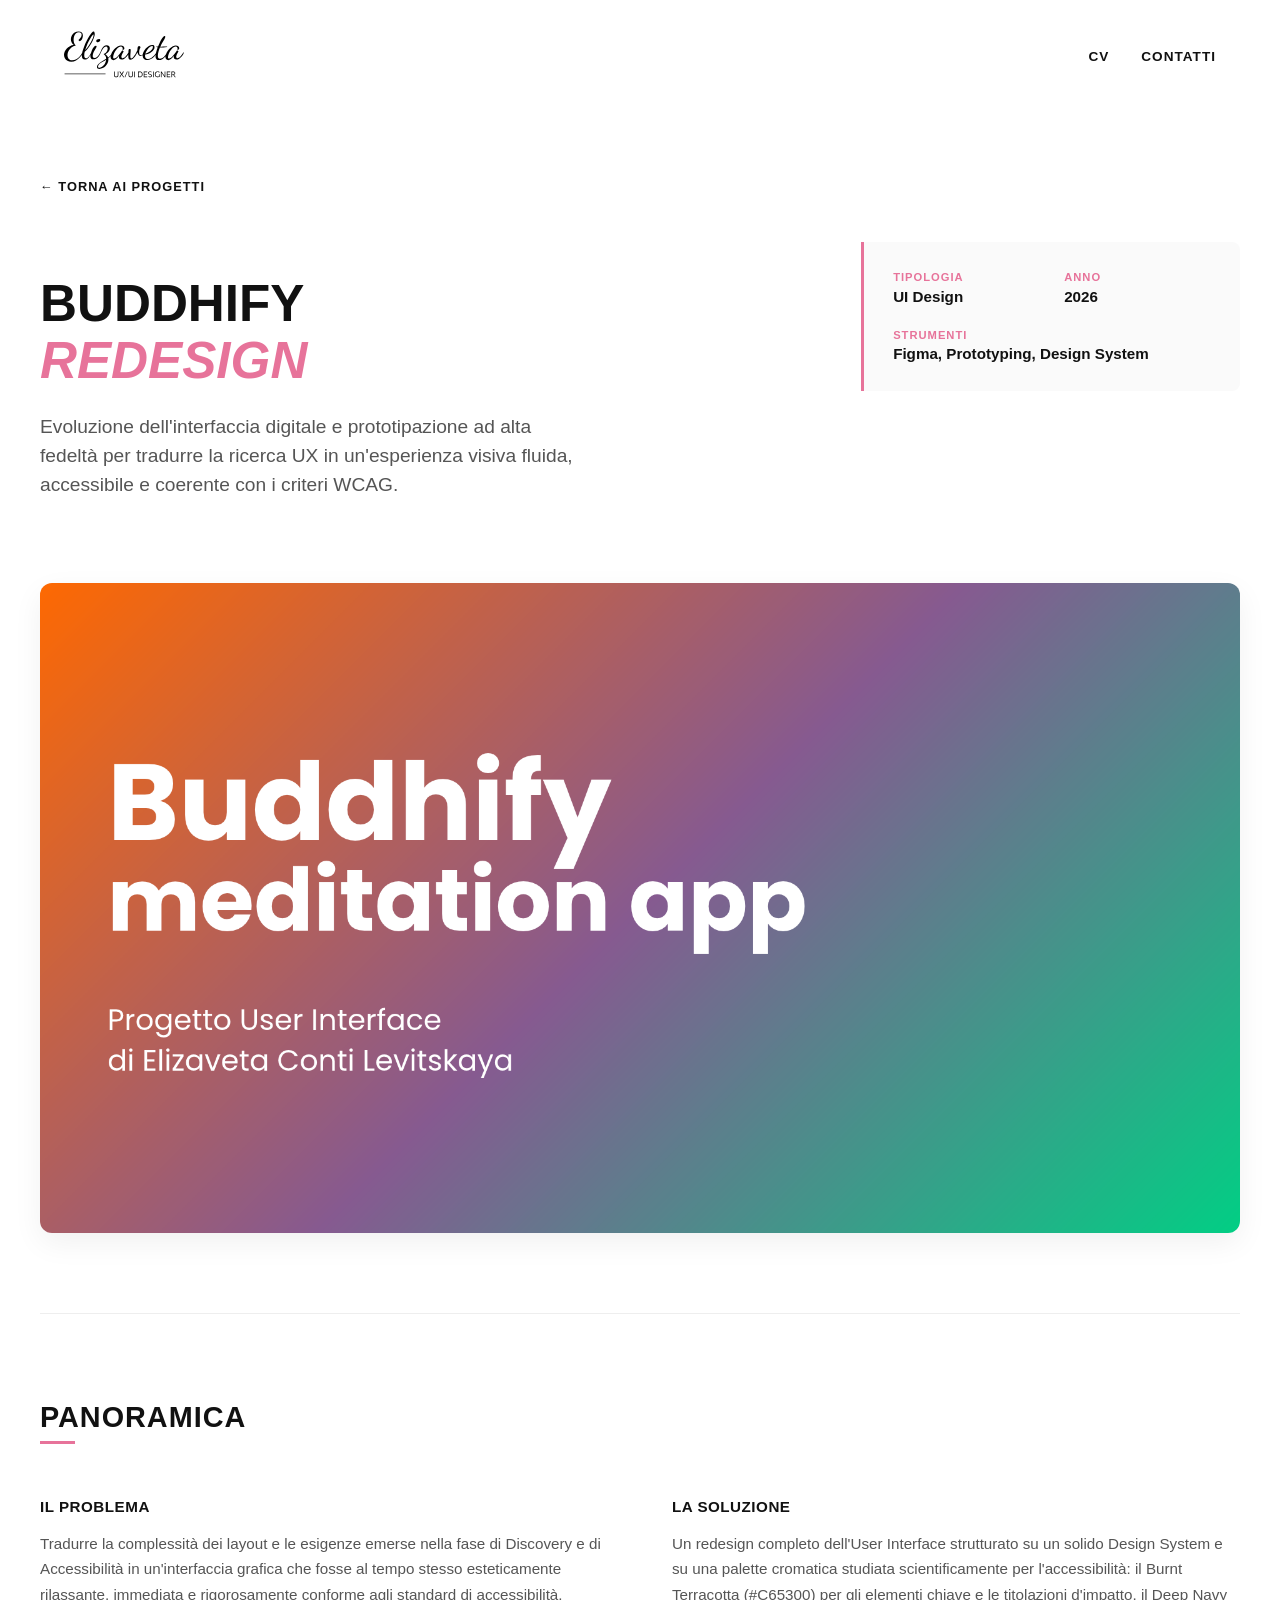
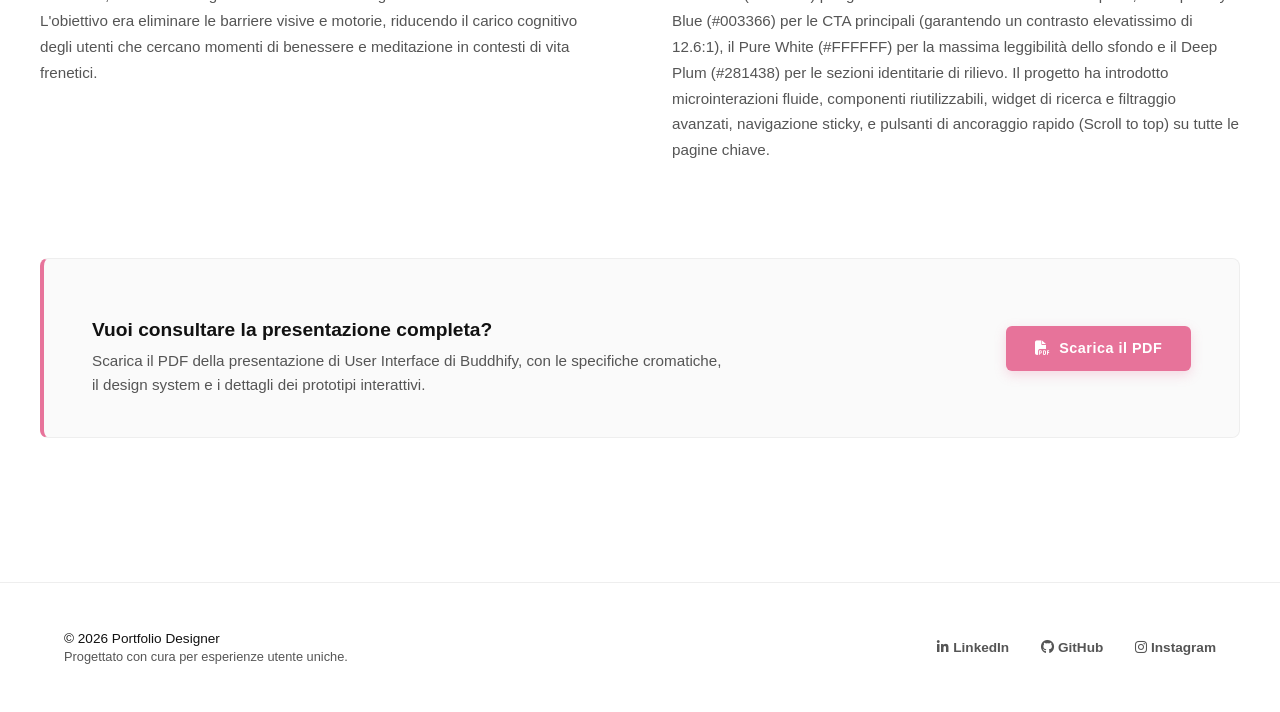
<file: buddhify-redesign.html>
<!DOCTYPE html>
<html lang="it">
<head>
  <meta charset="UTF-8">
  <meta name="viewport" content="width=device-width, initial-scale=1.0">
  <title>Buddhify Redesign - Portfolio Designer</title>
  <link rel="icon" type="image/png" href="assets/img/favicon.jpg">
  <link rel="stylesheet" href="assets/css/main.css">
  <link rel="stylesheet" href="https://cdnjs.cloudflare.com/ajax/libs/font-awesome/6.4.0/css/all.min.css">

  <style>
  /* Stile diretto per il box e il pulsante di download */
  .project-download-section {
    margin-top: 5rem;
    margin-bottom: 3rem;
  }
  .project-download-section .download-card {
    background: #fafafa;
    border: 1px solid #eeeeee;
    border-left: 4px solid #e7739a;
    border-radius: 8px;
    padding: 2.5rem 3rem;
    display: flex;
    justify-content: space-between;
    align-items: center;
    gap: 2rem;
    flex-wrap: wrap;
  }
  .project-download-section .download-info {
    flex: 1;
    min-width: 280px;
  }
  .project-download-section .download-info h3 {
    font-size: 1.2rem;
    font-weight: 700;
    color: #111111;
    margin-bottom: 0.5rem;
  }
  .project-download-section .download-info p {
    font-size: 0.95rem;
    color: #555555;
    line-height: 1.6;
    margin: 0;
  }
  .project-download-section .btn-download {
    display: inline-flex;
    align-items: center;
    gap: 0.6rem;
    background-color: #e7739a;
    color: #ffffff;
    padding: 0.9rem 1.8rem;
    border-radius: 6px;
    font-size: 0.9rem;
    font-weight: 700;
    text-decoration: none;
    letter-spacing: 0.5px;
    transition: all 0.3s ease;
    box-shadow: 0 4px 12px rgba(231, 115, 154, 0.25);
  }
  .project-download-section .btn-download:hover {
    background-color: #d65c85;
    transform: translateY(-2px);
    box-shadow: 0 6px 16px rgba(231, 115, 154, 0.35);
  }


   /* --- EFFETTO HOVER ROSA GLOBALE --- */
  a {
    transition: color 0.3s ease, background-color 0.3s ease, border-color 0.3s ease;
  }

  header nav a:hover,
  footer a:hover,
  main > div > a:first-child:hover {
    color: #e91e63 !important;
  }

  footer a:hover i {
    color: #e91e63 !important;
  }

  a[download]:hover {
    background-color: #e91e63 !important;
    color: #ffffff !important;
    border-color: #e91e63 !important;
  }

  /* --- REGOLE RESPONSIVE MOBILE --- */
  @media (max-width: 768px) {
    
    /* 1. HEADER E NAVBAR */
    header {
      padding: 1rem !important;
    }

    header > div {
      display: flex !important;
      justify-content: space-between !important;
      align-items: center !important;
      padding: 0 !important;
    }

    header img {
      height: 32px !important;
      width: auto !important;
      display: block !important;
    }

    header nav {
      display: flex !important;
      gap: 1.2rem !important;
    }

    /* 2. CONTENITORE PRINCIPALE */
    main {
      padding: 1.5rem 1rem !important;
      box-sizing: border-box !important;
      width: 100% !important;
      overflow-x: hidden !important;
    }

    main > div {
      display: flex !important;
      flex-direction: column !important;
      gap: 1.8rem !important;
      width: 100% !important;
      box-sizing: border-box !important;
    }

    main > div > a:first-child {
      font-size: 0.9rem !important;
      margin-bottom: 0.5rem !important;
      display: inline-block !important;
    }

    /* 3. INTESTAZIONE E METADATI IN COLONNA */
    main > div > div:nth-of-type(1) {
      display: flex !important;
      flex-direction: column !important;
      gap: 1.5rem !important;
      width: 100% !important;
    }

    main > div > div:nth-of-type(1) > div:nth-child(1) {
      width: 100% !important;
    }

    main > div > div:nth-of-type(1) > div:nth-child(1) h1 {
      font-size: 1.8rem !important;
      line-height: 1.2 !important;
      margin-bottom: 0.8rem !important;
    }

    main > div > div:nth-of-type(1) > div:nth-child(1) p {
      font-size: 0.95rem !important;
      line-height: 1.5 !important;
    }

    main > div > div:nth-of-type(1) > div:nth-child(2) {
      display: flex !important;
      flex-direction: column !important;
      gap: 1rem !important;
      background: #fafafa !important;
      padding: 1.2rem !important;
      border-radius: 12px !important;
      width: 100% !important;
      box-sizing: border-box !important;
      border-left: 3px solid #e91e63 !important;
    }

    /* 4. IMMAGINE PRINCIPALE DEL PROGETTO */
    main > div > div:nth-of-type(2) {
      width: 100% !important;
      display: flex !important;
      justify-content: center !important;
    }

    main > div > div:nth-of-type(2) img {
      width: 100% !important;
      height: auto !important;
      max-height: 280px !important;
      object-fit: contain !important;
      border-radius: 12px !important;
      background-color: #fafafa !important;
      display: block !important;
    }

    /* 5. SEZIONE PANORAMICA (Problema e Soluzione) */
    main section {
      padding: 1rem 0 !important;
      width: 100% !important;
      box-sizing: border-box !important;
    }

    main section h2 {
      font-size: 1.4rem !important;
      margin-bottom: 1.2rem !important;
    }

    main section > div {
      display: flex !important;
      flex-direction: column !important;
      gap: 1.8rem !important;
      width: 100% !important;
      box-sizing: border-box !important;
    }

    main section > div > div {
      width: 100% !important;
      max-width: 100% !important;
      box-sizing: border-box !important;
      float: none !important;
    }

    main section h3 {
      font-size: 1.1rem !important;
      margin-bottom: 0.5rem !important;
    }

    main section p {
      font-size: 0.95rem !important;
      line-height: 1.6 !important;
    }

    /* 1. Reset e centratura della sezione download */
    .project-download-section {
      margin-top: 0.5rem !important;
      margin-bottom: 2rem !important;
      padding: 0 1rem !important;
      width: 100% !important;
      box-sizing: border-box !important;
    }

    /* 2. Trasformazione della card in colonna centrata */
    .project-download-section .download-card {
      background: #fafafa !important;
      border: 1px solid #eeeeee !important;
      border-left: 4px solid #e7739a !important;
      border-radius: 8px !important;
      padding: 4rem 2rem !important;
      display: flex !important;
      flex-direction: column !important;
      align-items: center !important;
      text-align: center !important;
      gap: 1.5rem !important;
      width: 100% !important;
      box-sizing: border-box !important;
    }

    /* 3. Area informativa allineata al centro */
    .project-download-section .download-info {
      width: 100% !important;
      min-width: 0 !important;
      text-align: center !important;
    }

    .project-download-section .download-info h3 {
      font-size: 1.15rem !important;
      font-weight: 700 !important;
      color: #111111 !important;
      margin-bottom: 0.6rem !important;
      text-align: center !important;
    }

    .project-download-section .download-info p {
      font-size: 0.92rem !important;
      color: #555555 !important;
      line-height: 1.6 !important;
      margin: 0 !important;
      text-align: center !important;
    }

    /* Rimozione del tag br forzato su mobile per evitare spaziature anomale */
    .project-download-section .download-info p br {
      display: none !important;
    }

    /* 4. Pulsante a larghezza piena e perfettamente centrato come in Immagine 2 */
    .project-download-section .btn-download {
      display: inline-flex !important;
      justify-content: center !important;
      align-items: center !important;
      gap: 0.6rem !important;
      background-color: transparent !important;
      color: #e7739a !important;
      border: 2px solid #e7739a !important;
      padding: 0.9rem 1.5rem !important;
      border-radius: 8px !important;
      font-size: 0.9rem !important;
      font-weight: 700 !important;
      text-decoration: none !important;
      width: 100% !important;
      max-width: 100% !important;
      box-sizing: border-box !important;
      margin: 0 auto !important;
      box-shadow: none !important;
    }

    .project-download-section .btn-download:hover {
      background-color: #e7739a !important;
      color: #ffffff !important;
      transform: none !important;
    }
    /* 7. FOOTER CON SOCIAL SU UN'UNICA RIGA */
    footer {
      padding: 2.5rem 1rem !important;
      text-align: center !important;
      background-color: #fff !important;
      margin-top: 2rem !important;
      border-top: 1px solid #eee !important;
      width: 100% !important;
      box-sizing: border-box !important;
    }

    footer > div {
      display: flex !important;
      flex-direction: column !important;
      gap: 2rem !important;
      align-items: center !important;
      width: 100% !important;
    }

    footer > div > div:first-child {
      display: flex !important;
      flex-direction: column !important;
      gap: 0.5rem !important;
      color: #666 !important;
      font-size: 0.9rem !important;
    }

    footer > div > div:last-child {
      display: flex !important;
      flex-direction: row !important;
      justify-content: center !important;
      align-items: center !important;
      gap: 1.5rem !important;
      width: 100% !important;
    }

    footer > div > div:last-child a {
      display: flex !important;
      align-items: center !important;
      gap: 0.5rem !important;
      text-decoration: none !important;
      color: #333 !important;
      font-size: 0.95rem !important;
      font-weight: 500 !important;
    }

    footer > div > div:last-child a i {
      font-size: 1.2rem !important;
      color: #e91e63 !important;
    }
  }

</style>
</head>

<body>

  <!-- Navbar Comune -->
   <header class="navbar">
    <div class="nav-container">
        <a href="index.html" class="logo">
            <img src="assets/img/logo.svg" alt="Logo Portfolio" style="height: 65px; width: auto; display: block; max-height: none;"> 
        </a> 
        <nav class="nav-links">
            <a href="cv.html">CV</a>
            <a href="contatti.html">CONTATTI</a>
        </nav>
    </div>
</header>

  <!-- Contenuto Pagina Progetto -->
  <main class="project-detail">
    <div class="container">
      
      <!-- Link Torna Indietro -->
      <a href="index.html#progetti" class="back-link">← TORNA AI PROGETTI</a>

      <!-- Hero del Progetto: Titolo a sinistra e Metadata a destra -->
      <div class="project-hero-grid">
        <div class="project-title-area">
          <h1>BUDDHIFY<br><span class="highlight">REDESIGN</span></h1>
          <p class="project-subtitle">Evoluzione dell'interfaccia digitale e prototipazione ad alta fedeltà per tradurre la ricerca UX in un'esperienza visiva fluida, accessibile e coerente con i criteri WCAG.</p>
        </div>
        
        <div class="project-meta">
          <div class="meta-item">
            <span class="meta-label">TIPOLOGIA</span>
            <span class="meta-value">UI Design</span>
          </div>
          <div class="meta-item">
            <span class="meta-label">ANNO</span>
            <span class="meta-value">2026</span>
          </div>
          <div class="meta-item full-width">
            <span class="meta-label">STRUMENTI</span>
            <span class="meta-value">Figma, Prototyping, Design System</span>
          </div>
        </div>
      </div>

      <!-- Immagine Principale in Evidenza -->
      <div class="project-main-image">
        <img src="assets/img/Buddhify redesign.png" alt="Buddhify Redesign Mockup">
      </div>

      <!-- Sezione Panoramica (Problema / Soluzione) -->
      <section class="project-section">
        <h2 class="section-title-line">PANORAMICA</h2>
        <div class="panoramica-grid">
          <div class="panoramica-card">
            <h3>IL PROBLEMA</h3>
            <p>Tradurre la complessità dei layout e le esigenze emerse nella fase di Discovery e di Accessibilità in un'interfaccia grafica che fosse al tempo stesso esteticamente rilassante, immediata e rigorosamente conforme agli standard di accessibilità. L'obiettivo era eliminare le barriere visive e motorie, riducendo il carico cognitivo degli utenti che cercano momenti di benessere e meditazione in contesti di vita frenetici.</p>
          </div>
          <div class="panoramica-card">
            <h3>LA SOLUZIONE</h3>
            <p>Un redesign completo dell'User Interface strutturato su un solido Design System e su una palette cromatica studiata scientificamente per l'accessibilità: il Burnt Terracotta (#C65300) per gli elementi chiave e le titolazioni d'impatto, il Deep Navy Blue (#003366) per le CTA principali (garantendo un contrasto elevatissimo di 12.6:1), il Pure White (#FFFFFF) per la massima leggibilità dello sfondo e il Deep Plum (#281438) per le sezioni identitarie di rilievo. Il progetto ha introdotto microinterazioni fluide, componenti riutilizzabili, widget di ricerca e filtraggio avanzati, navigazione sticky, e pulsanti di ancoraggio rapido (Scroll to top) su tutte le pagine chiave.</p>
          </div>
        </div>
      </section>

       <!-- Sezione Download Risorsa / Progetto -->
<section class="project-download-section">
  <div class="download-card">
    <div class="download-info">
      <h3>Vuoi consultare la presentazione completa?</h3>
      <p>Scarica il PDF della presentazione di User Interface di Buddhify, con le specifiche cromatiche,<br> il design system e i dettagli dei prototipi interattivi.</p>
    </div>
    <a href="assets/img/PDFredesign.pdf" class="btn-download" target="_blank" download>
      <i class="fas fa-file-pdf"></i> Scarica il PDF
    </a>
  </div>
</section>

    </div>
  </main>

  <!-- Footer Comune -->
  <footer class="site-footer">
  <div class="footer-content">
    <div class="footer-left">
      <p>&copy; 2026 Portfolio Designer</p>
      <p class="footer-subtitle">Progettato con cura per esperienze utente uniche.</p>
    </div>
    
    <div class="footer-socials">
      <a href="https://www.linkedin.com/in/elizavetacontil" target="_blank" rel="noopener noreferrer"><i class="fab fa-linkedin-in"></i> LinkedIn</a>
      <a href="https://github.com/lisslevi27-design" target="_blank" rel="noopener noreferrer"><i class="fab fa-github"></i> GitHub</a>
      <a href="https://www.instagram.com/_eli_zavet27?vrfl=MXU3d2oxdzdpNnNm&utm_source=qr" target="_blank" rel="noopener noreferrer"><i class="fab fa-instagram"></i> Instagram</a>
    </div>
  </div>
</footer>

</body>
</html>
</file>
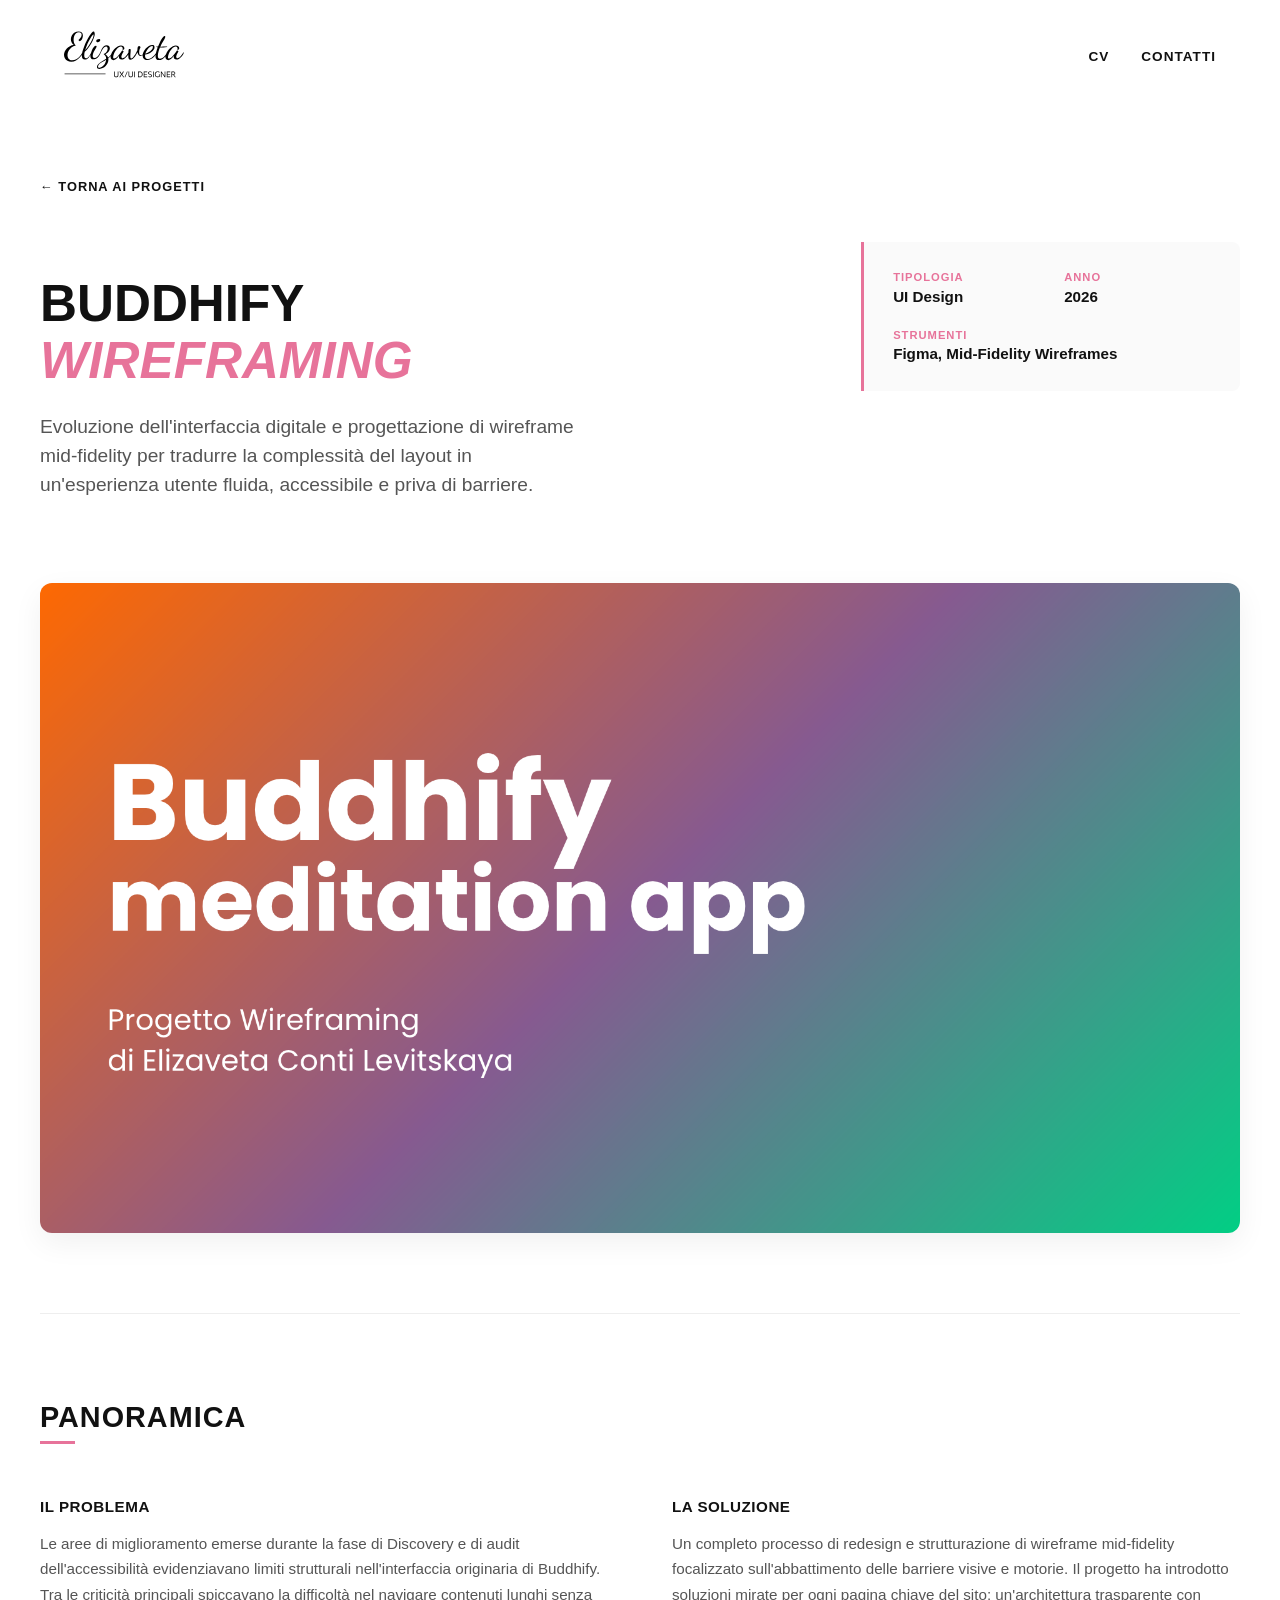
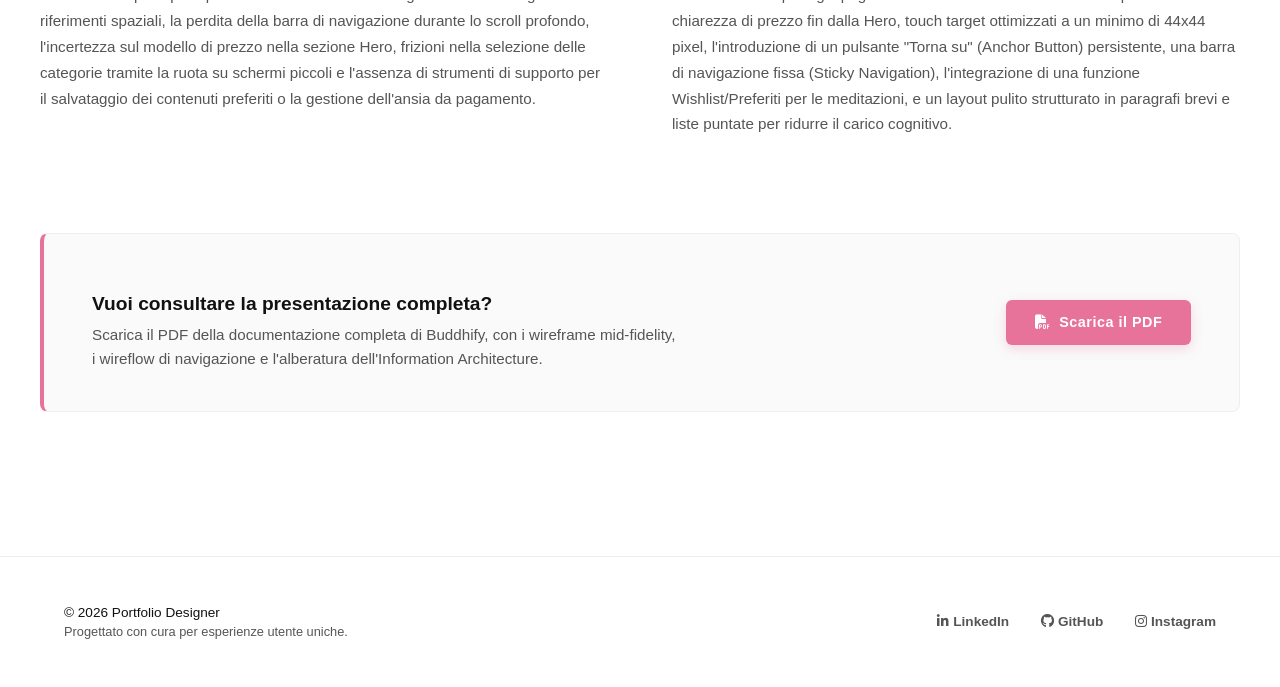
<file: buddhify-wireframing.html>
<!DOCTYPE html>
<html lang="it">
<head>
  <meta charset="UTF-8">
  <meta name="viewport" content="width=device-width, initial-scale=1.0">
  <title>Buddhify wireframing - Portfolio Designer</title>
  <link rel="icon" type="image/png" href="assets/img/favicon.jpg">
  <link rel="stylesheet" href="assets/css/main.css">
  <link rel="stylesheet" href="https://cdnjs.cloudflare.com/ajax/libs/font-awesome/6.4.0/css/all.min.css">

  <style>
  /* Stile diretto per il box e il pulsante di download */
  .project-download-section {
    margin-top: 5rem;
    margin-bottom: 3rem;
  }
  .project-download-section .download-card {
    background: #fafafa;
    border: 1px solid #eeeeee;
    border-left: 4px solid #e7739a;
    border-radius: 8px;
    padding: 2.5rem 3rem;
    display: flex;
    justify-content: space-between;
    align-items: center;
    gap: 2rem;
    flex-wrap: wrap;
  }
  .project-download-section .download-info {
    flex: 1;
    min-width: 280px;
  }
  .project-download-section .download-info h3 {
    font-size: 1.2rem;
    font-weight: 700;
    color: #111111;
    margin-bottom: 0.5rem;
  }
  .project-download-section .download-info p {
    font-size: 0.95rem;
    color: #555555;
    line-height: 1.6;
    margin: 0;
  }
  .project-download-section .btn-download {
    display: inline-flex;
    align-items: center;
    gap: 0.6rem;
    background-color: #e7739a;
    color: #ffffff;
    padding: 0.9rem 1.8rem;
    border-radius: 6px;
    font-size: 0.9rem;
    font-weight: 700;
    text-decoration: none;
    letter-spacing: 0.5px;
    transition: all 0.3s ease;
    box-shadow: 0 4px 12px rgba(231, 115, 154, 0.25);
  }
  .project-download-section .btn-download:hover {
    background-color: #d65c85;
    transform: translateY(-2px);
    box-shadow: 0 6px 16px rgba(231, 115, 154, 0.35);
  }


   /* --- EFFETTO HOVER ROSA GLOBALE --- */
  a {
    transition: color 0.3s ease, background-color 0.3s ease, border-color 0.3s ease;
  }

  header nav a:hover,
  footer a:hover,
  main > div > a:first-child:hover {
    color: #e91e63 !important;
  }

  footer a:hover i {
    color: #e91e63 !important;
  }

  a[download]:hover {
    background-color: #e91e63 !important;
    color: #ffffff !important;
    border-color: #e91e63 !important;
  }

  /* --- REGOLE RESPONSIVE MOBILE --- */
  @media (max-width: 768px) {
    
    /* 1. HEADER E NAVBAR */
    header {
      padding: 1rem !important;
    }

    header > div {
      display: flex !important;
      justify-content: space-between !important;
      align-items: center !important;
      padding: 0 !important;
    }

    header img {
      height: 32px !important;
      width: auto !important;
      display: block !important;
    }

    header nav {
      display: flex !important;
      gap: 1.2rem !important;
    }

    /* 2. CONTENITORE PRINCIPALE */
    main {
      padding: 1.5rem 1rem !important;
      box-sizing: border-box !important;
      width: 100% !important;
      overflow-x: hidden !important;
    }

    main > div {
      display: flex !important;
      flex-direction: column !important;
      gap: 1.8rem !important;
      width: 100% !important;
      box-sizing: border-box !important;
    }

    main > div > a:first-child {
      font-size: 0.9rem !important;
      margin-bottom: 0.5rem !important;
      display: inline-block !important;
    }

    /* 3. INTESTAZIONE E METADATI IN COLONNA */
    main > div > div:nth-of-type(1) {
      display: flex !important;
      flex-direction: column !important;
      gap: 1.5rem !important;
      width: 100% !important;
    }

    main > div > div:nth-of-type(1) > div:nth-child(1) {
      width: 100% !important;
    }

    main > div > div:nth-of-type(1) > div:nth-child(1) h1 {
      font-size: 1.8rem !important;
      line-height: 1.2 !important;
      margin-bottom: 0.8rem !important;
    }

    main > div > div:nth-of-type(1) > div:nth-child(1) p {
      font-size: 0.95rem !important;
      line-height: 1.5 !important;
    }

    main > div > div:nth-of-type(1) > div:nth-child(2) {
      display: flex !important;
      flex-direction: column !important;
      gap: 1rem !important;
      background: #fafafa !important;
      padding: 1.2rem !important;
      border-radius: 12px !important;
      width: 100% !important;
      box-sizing: border-box !important;
      border-left: 3px solid #e91e63 !important;
    }

    /* 4. IMMAGINE PRINCIPALE DEL PROGETTO */
    main > div > div:nth-of-type(2) {
      width: 100% !important;
      display: flex !important;
      justify-content: center !important;
    }

    main > div > div:nth-of-type(2) img {
      width: 100% !important;
      height: auto !important;
      max-height: 280px !important;
      object-fit: contain !important;
      border-radius: 12px !important;
      background-color: #fafafa !important;
      display: block !important;
    }

    /* 5. SEZIONE PANORAMICA (Problema e Soluzione) */
    main section {
      padding: 1rem 0 !important;
      width: 100% !important;
      box-sizing: border-box !important;
    }

    main section h2 {
      font-size: 1.4rem !important;
      margin-bottom: 1.2rem !important;
    }

    main section > div {
      display: flex !important;
      flex-direction: column !important;
      gap: 1.8rem !important;
      width: 100% !important;
      box-sizing: border-box !important;
    }

    main section > div > div {
      width: 100% !important;
      max-width: 100% !important;
      box-sizing: border-box !important;
      float: none !important;
    }

    main section h3 {
      font-size: 1.1rem !important;
      margin-bottom: 0.5rem !important;
    }

    main section p {
      font-size: 0.95rem !important;
      line-height: 1.6 !important;
    }

    /* 1. Reset e centratura della sezione download */
    .project-download-section {
      margin-top: 0.5rem !important;
      margin-bottom: 2rem !important;
      padding: 0 1rem !important;
      width: 100% !important;
      box-sizing: border-box !important;
    }

    /* 2. Trasformazione della card in colonna centrata */
    .project-download-section .download-card {
      background: #fafafa !important;
      border: 1px solid #eeeeee !important;
      border-left: 4px solid #e7739a !important;
      border-radius: 8px !important;
      padding: 4rem 2rem !important;
      display: flex !important;
      flex-direction: column !important;
      align-items: center !important;
      text-align: center !important;
      gap: 1.5rem !important;
      width: 100% !important;
      box-sizing: border-box !important;
    }

    /* 3. Area informativa allineata al centro */
    .project-download-section .download-info {
      width: 100% !important;
      min-width: 0 !important;
      text-align: center !important;
    }

    .project-download-section .download-info h3 {
      font-size: 1.15rem !important;
      font-weight: 700 !important;
      color: #111111 !important;
      margin-bottom: 0.6rem !important;
      text-align: center !important;
    }

    .project-download-section .download-info p {
      font-size: 0.92rem !important;
      color: #555555 !important;
      line-height: 1.6 !important;
      margin: 0 !important;
      text-align: center !important;
    }

    /* Rimozione del tag br forzato su mobile per evitare spaziature anomale */
    .project-download-section .download-info p br {
      display: none !important;
    }

    /* 4. Pulsante a larghezza piena e perfettamente centrato come in Immagine 2 */
    .project-download-section .btn-download {
      display: inline-flex !important;
      justify-content: center !important;
      align-items: center !important;
      gap: 0.6rem !important;
      background-color: transparent !important;
      color: #e7739a !important;
      border: 2px solid #e7739a !important;
      padding: 0.9rem 1.5rem !important;
      border-radius: 8px !important;
      font-size: 0.9rem !important;
      font-weight: 700 !important;
      text-decoration: none !important;
      width: 100% !important;
      max-width: 100% !important;
      box-sizing: border-box !important;
      margin: 0 auto !important;
      box-shadow: none !important;
    }

    .project-download-section .btn-download:hover {
      background-color: #e7739a !important;
      color: #ffffff !important;
      transform: none !important;
    }
    /* 7. FOOTER CON SOCIAL SU UN'UNICA RIGA */
    footer {
      padding: 2.5rem 1rem !important;
      text-align: center !important;
      background-color: #fff !important;
      margin-top: 2rem !important;
      border-top: 1px solid #eee !important;
      width: 100% !important;
      box-sizing: border-box !important;
    }

    footer > div {
      display: flex !important;
      flex-direction: column !important;
      gap: 2rem !important;
      align-items: center !important;
      width: 100% !important;
    }

    footer > div > div:first-child {
      display: flex !important;
      flex-direction: column !important;
      gap: 0.5rem !important;
      color: #666 !important;
      font-size: 0.9rem !important;
    }

    footer > div > div:last-child {
      display: flex !important;
      flex-direction: row !important;
      justify-content: center !important;
      align-items: center !important;
      gap: 1.5rem !important;
      width: 100% !important;
    }

    footer > div > div:last-child a {
      display: flex !important;
      align-items: center !important;
      gap: 0.5rem !important;
      text-decoration: none !important;
      color: #333 !important;
      font-size: 0.95rem !important;
      font-weight: 500 !important;
    }

    footer > div > div:last-child a i {
      font-size: 1.2rem !important;
      color: #e91e63 !important;
    }
  }

</style>
</head>

<body>

  <!-- Navbar Comune -->
  <header class="navbar">
    <div class="nav-container">
        <a href="index.html" class="logo">
            <img src="assets/img/logo.svg" alt="Logo Portfolio" style="height: 65px; width: auto; display: block; max-height: none;"> 
        </a> 
        <nav class="nav-links">
            <a href="cv.html">CV</a>
            <a href="contatti.html">CONTATTI</a>
        </nav>
    </div>
</header>

  <!-- Contenuto Pagina Progetto -->
  <main class="project-detail">
    <div class="container">
      
      <!-- Link Torna Indietro -->
      <a href="index.html#progetti" class="back-link">← TORNA AI PROGETTI</a>

      <!-- Hero del Progetto: Titolo a sinistra e Metadata a destra -->
      <div class="project-hero-grid">
        <div class="project-title-area">
          <h1>BUDDHIFY<br><span class="highlight">WIREFRAMING</span></h1>
          <p class="project-subtitle">Evoluzione dell'interfaccia digitale e progettazione di wireframe mid-fidelity per tradurre la complessità del layout in un'esperienza utente fluida, accessibile e priva di barriere.</p>
        </div>
        
        <div class="project-meta">
          <div class="meta-item">
            <span class="meta-label">TIPOLOGIA</span>
            <span class="meta-value">UI Design</span>
          </div>
          <div class="meta-item">
            <span class="meta-label">ANNO</span>
            <span class="meta-value">2026</span>
          </div>
          <div class="meta-item full-width">
            <span class="meta-label">STRUMENTI</span>
            <span class="meta-value">Figma, Mid-Fidelity Wireframes</span>
          </div>
        </div>
      </div>

      <!-- Immagine Principale in Evidenza -->
      <div class="project-main-image">
        <img src="assets/img/Buddhify wireframe.png" alt="Buddhify Wireframe">
      </div>

      <!-- Sezione Panoramica (Problema / Soluzione) -->
      <section class="project-section">
        <h2 class="section-title-line">PANORAMICA</h2>
        <div class="panoramica-grid">
          <div class="panoramica-card">
            <h3>IL PROBLEMA</h3>
            <p>Le aree di miglioramento emerse durante la fase di Discovery e di audit dell'accessibilità evidenziavano limiti strutturali nell'interfaccia originaria di Buddhify. Tra le criticità principali spiccavano la difficoltà nel navigare contenuti lunghi senza riferimenti spaziali, la perdita della barra di navigazione durante lo scroll profondo, l'incertezza sul modello di prezzo nella sezione Hero, frizioni nella selezione delle categorie tramite la ruota su schermi piccoli e l'assenza di strumenti di supporto per il salvataggio dei contenuti preferiti o la gestione dell'ansia da pagamento.</p>
          </div>
          <div class="panoramica-card">
            <h3>LA SOLUZIONE</h3>
            <p>Un completo processo di redesign e strutturazione di wireframe mid-fidelity focalizzato sull'abbattimento delle barriere visive e motorie. Il progetto ha introdotto soluzioni mirate per ogni pagina chiave del sito: un'architettura trasparente con chiarezza di prezzo fin dalla Hero, touch target ottimizzati a un minimo di 44x44 pixel, l'introduzione di un pulsante "Torna su" (Anchor Button) persistente, una barra di navigazione fissa (Sticky Navigation), l'integrazione di una funzione Wishlist/Preferiti per le meditazioni, e un layout pulito strutturato in paragrafi brevi e liste puntate per ridurre il carico cognitivo.</p>
          </div>
        </div>
      </section>

      <!-- Sezione Download Risorsa / Progetto -->
<section class="project-download-section">
  <div class="download-card">
    <div class="download-info">
      <h3>Vuoi consultare la presentazione completa?</h3>
      <p>Scarica il PDF della documentazione completa di Buddhify, con i wireframe mid-fidelity,<br> i wireflow di navigazione e l'alberatura dell'Information Architecture.</p>
    </div>
    <a href="assets/img/PDFwireframe.pdf" class="btn-download" target="_blank" download>
      <i class="fas fa-file-pdf"></i> Scarica il PDF
    </a>
  </div>
</section>

    </div>
  </main>

  <!-- Footer Comune -->
   <footer class="site-footer">
  <div class="footer-content">
    <div class="footer-left">
      <p>&copy; 2026 Portfolio Designer</p>
      <p class="footer-subtitle">Progettato con cura per esperienze utente uniche.</p>
    </div>
    
    <div class="footer-socials">
      <a href="https://www.linkedin.com/in/elizavetacontil" target="_blank" rel="noopener noreferrer"><i class="fab fa-linkedin-in"></i> LinkedIn</a>
      <a href="https://github.com/lisslevi27-design" target="_blank" rel="noopener noreferrer"><i class="fab fa-github"></i> GitHub</a>
      <a href="https://www.instagram.com/_eli_zavet27?vrfl=MXU3d2oxdzdpNnNm&utm_source=qr" target="_blank" rel="noopener noreferrer"><i class="fab fa-instagram"></i> Instagram</a>
    </div>
  </div>
</footer>

</body>
</html>
</file>
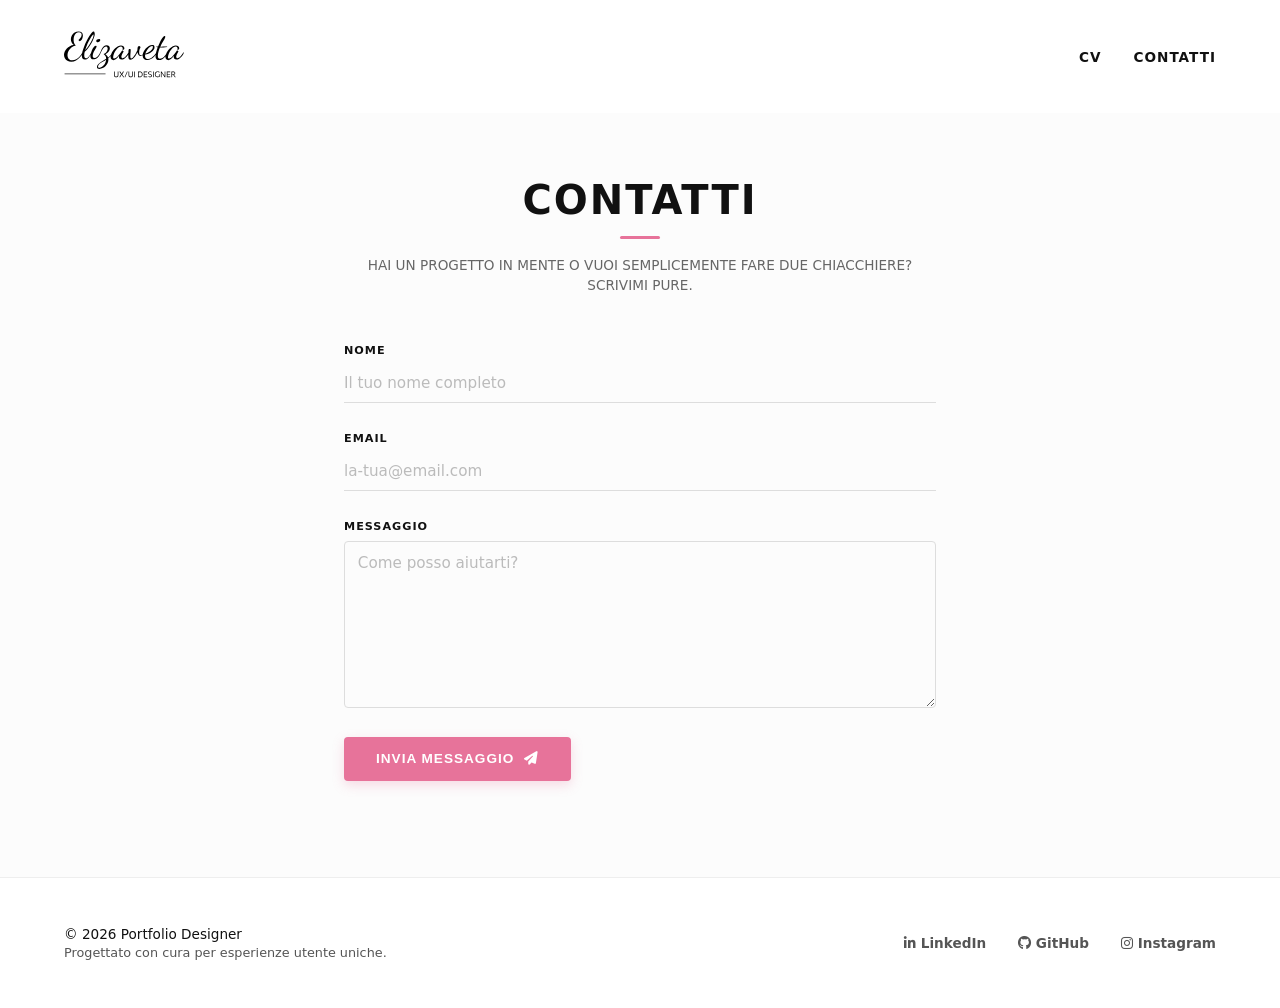
<file: contatti.html>
<!DOCTYPE html>
<html lang="it">
<head>
  <meta charset="UTF-8">
  <meta name="viewport" content="width=device-width, initial-scale=1.0">
  <title>Contatti - Elizaveta Conti Levitskaya</title>
   <link rel="icon" type="image/png" href="assets/img/favicon.jpg">
  <link rel="stylesheet" href="assets/css/main.css">
  <link rel="stylesheet" href="https://cdnjs.cloudflare.com/ajax/libs/font-awesome/6.4.0/css/all.min.css">

  <!-- Stile dedicato per la pagina Contatti -->
  <style>
    :root {
      --primary-pink: #e7739a;
      --primary-dark: #111111;
      --text-gray: #666666;
      --light-gray: #fcfcfc;
      --border-color: #dddddd;
    }

    body {
      background-color: var(--light-gray);
      color: var(--primary-dark);
      font-family: 'Inter', system-ui, -apple-system, sans-serif;
      display: flex;
      flex-direction: column;
      min-height: 100vh;
      margin: 0;
    }

    /* Container principale Contatti */
    .contact-wrapper {
      flex: 1;
      max-width: 640px;
      margin: 4rem auto 6rem;
      padding: 0 1.5rem;
      width: 100%;
      box-sizing: border-box;
    }

    /* Intestazione Sezione */
    .contact-header {
      text-align: center;
      margin-bottom: 3rem;
    }

    .contact-title {
      font-size: 2.5rem;
      font-weight: 900;
      letter-spacing: 2px;
      text-transform: uppercase;
      margin: 0 0 0.8rem 0;
      color: var(--primary-dark);
    }

    .contact-line {
      width: 40px;
      height: 3px;
      background-color: var(--primary-pink);
      margin: 0 auto 1rem auto;
      border-radius: 2px;
    }

    .contact-subtitle {
      font-size: 0.85rem;
      font-weight: 500;
      color: var(--text-gray);
      line-height: 1.5;
      margin: 0;
    }

    /* Form Contatti */
    .contact-form {
      display: flex;
      flex-direction: column;
      gap: 1.8rem;
    }

    .form-group {
      display: flex;
      flex-direction: column;
      gap: 0.5rem;
    }

    .form-group label {
      font-size: 0.7rem;
      font-weight: 800;
      letter-spacing: 1px;
      color: var(--primary-dark);
      text-transform: uppercase;
    }

    .form-control {
      background: transparent;
      border: none;
      border-bottom: 1px solid var(--border-color);
      padding: 0.6rem 0;
      font-size: 0.95rem;
      color: var(--primary-dark);
      font-family: inherit;
      transition: border-color 0.3s ease;
    }

    .form-control:focus {
      outline: none;
      border-bottom-color: var(--primary-pink);
    }

    .form-control::placeholder {
      color: #bbbbbb;
    }

    textarea.form-control {
      border: 1px solid var(--border-color);
      border-radius: 4px;
      padding: 0.8rem;
      resize: vertical;
      min-height: 140px;
    }

    textarea.form-control:focus {
      border-color: var(--primary-pink);
    }

    /* Bottone Invio */
    .btn-submit {
      display: inline-flex;
      align-items: center;
      justify-content: center;
      gap: 0.6rem;
      background-color: var(--primary-pink);
      color: #ffffff;
      border: none;
      padding: 0.9rem 2rem;
      font-size: 0.85rem;
      font-weight: 700;
      letter-spacing: 1px;
      text-transform: uppercase;
      border-radius: 4px;
      cursor: pointer;
      transition: all 0.3s ease;
      align-self: flex-start;
      box-shadow: 0 4px 12px rgba(231, 115, 154, 0.25);
    }

    .btn-submit:hover {
      background-color: #d65c85;
      transform: translateY(-2px);
      box-shadow: 0 6px 16px rgba(231, 115, 154, 0.35);
    }

    /* Responsive */
    @media (max-width: 480px) {
      .contact-title {
        font-size: 2rem;
      }
      .btn-submit {
        width: 100%;
      }


      header {
      padding: 1rem !important;
    }

    header > div {
      display: flex;
      justify-content: space-between;
      align-items: center;
      padding: 0;
    }

    header img {
      height: 32px;
      width: auto;
      display: block;
    }

    header nav {
      display: flex;
      gap: 1.2rem;
    }

     /* 5. FOOTER */
    footer {
      padding: 3rem 1rem;
      text-align: center;
      background-color: #fff;
    }

    footer > div {
      display: flex;
      flex-direction: column;
      gap: 2rem;
      align-items: center;
    }

    footer > div > div:first-child {
      display: flex;
      flex-direction: column;
      gap: 0.5rem;
      color: #666;
      font-size: 0.9rem;
    }

    footer > div > div:last-child {
      display: flex;
      flex-direction: row;
      justify-content: center;
      align-items: center;
      gap: 1.5rem;
      width: 100%;
    }

    footer > div > div:last-child a {
      display: flex;
      align-items: center;
      gap: 0.5rem;
      text-decoration: none;
      color: #333;
      font-size: 0.95rem;
      font-weight: 500;
    }

    footer > div > div:last-child a i {
      font-size: 1.2rem;
      color: #e91e63;
    }

    }
  </style>
</head>
<body>

  <!-- NAVBAR PRINCIPALE (con Logo che torna alla Home) -->
  <header class="navbar">
    <div class="nav-container">
        <a href="index.html" class="logo">
            <img src="assets/img/logo.svg" alt="Logo Portfolio" style="height: 65px; width: auto; display: block; max-height: none;"> 
        </a> 
        <nav class="nav-links">
            <a href="cv.html">CV</a>
            <a href="contatti.html">CONTATTI</a>
        </nav>
    </div>
</header>

  <!-- CONTENUTO PAGINA CONTATTI -->
  <main class="contact-wrapper">
    
    <div class="contact-header">
      <h1 class="contact-title">Contatti</h1>
      <div class="contact-line"></div>
      <p class="contact-subtitle">Hai un progetto in mente o vuoi semplicemente fare due chiacchiere?<br> Scrivimi pure.</p>
    </div>

    <form class="contact-form" action="https://formspree.io/f/xeagjqqz" method="POST">
      
      <div class="form-group">
        <label for="nome">Nome</label>
        <input type="text" id="nome" name="nome" class="form-control" placeholder="Il tuo nome completo" required>
      </div>

      <div class="form-group">
        <label for="email">Email</label>
        <input type="email" id="email" name="email" class="form-control" placeholder="la-tua@email.com" required>
      </div>

      <div class="form-group">
        <label for="messaggio">Messaggio</label>
        <textarea id="messaggio" name="messaggio" class="form-control" placeholder="Come posso aiutarti?" required></textarea>
      </div>

      <button type="submit" class="btn-submit">
        Invia messaggio <i class="fas fa-paper-plane"></i>
      </button>

    </form>

  </main>

  <!-- FOOTER -->
 <footer class="site-footer">
  <div class="footer-content">
    <div class="footer-left">
      <p>&copy; 2026 Portfolio Designer</p>
      <p class="footer-subtitle">Progettato con cura per esperienze utente uniche.</p>
    </div>
    
    <div class="footer-socials">
      <a href="https://www.linkedin.com/in/elizavetacontil" target="_blank" rel="noopener noreferrer"><i class="fab fa-linkedin-in"></i> LinkedIn</a>
      <a href="https://github.com/lisslevi27-design" target="_blank" rel="noopener noreferrer"><i class="fab fa-github"></i> GitHub</a>
      <a href="https://www.instagram.com/_eli_zavet27?vrfl=MXU3d2oxdzdpNnNm&utm_source=qr" target="_blank" rel="noopener noreferrer"><i class="fab fa-instagram"></i> Instagram</a>
    </div>
  </div>
</footer>

</body>
</html>
</file>
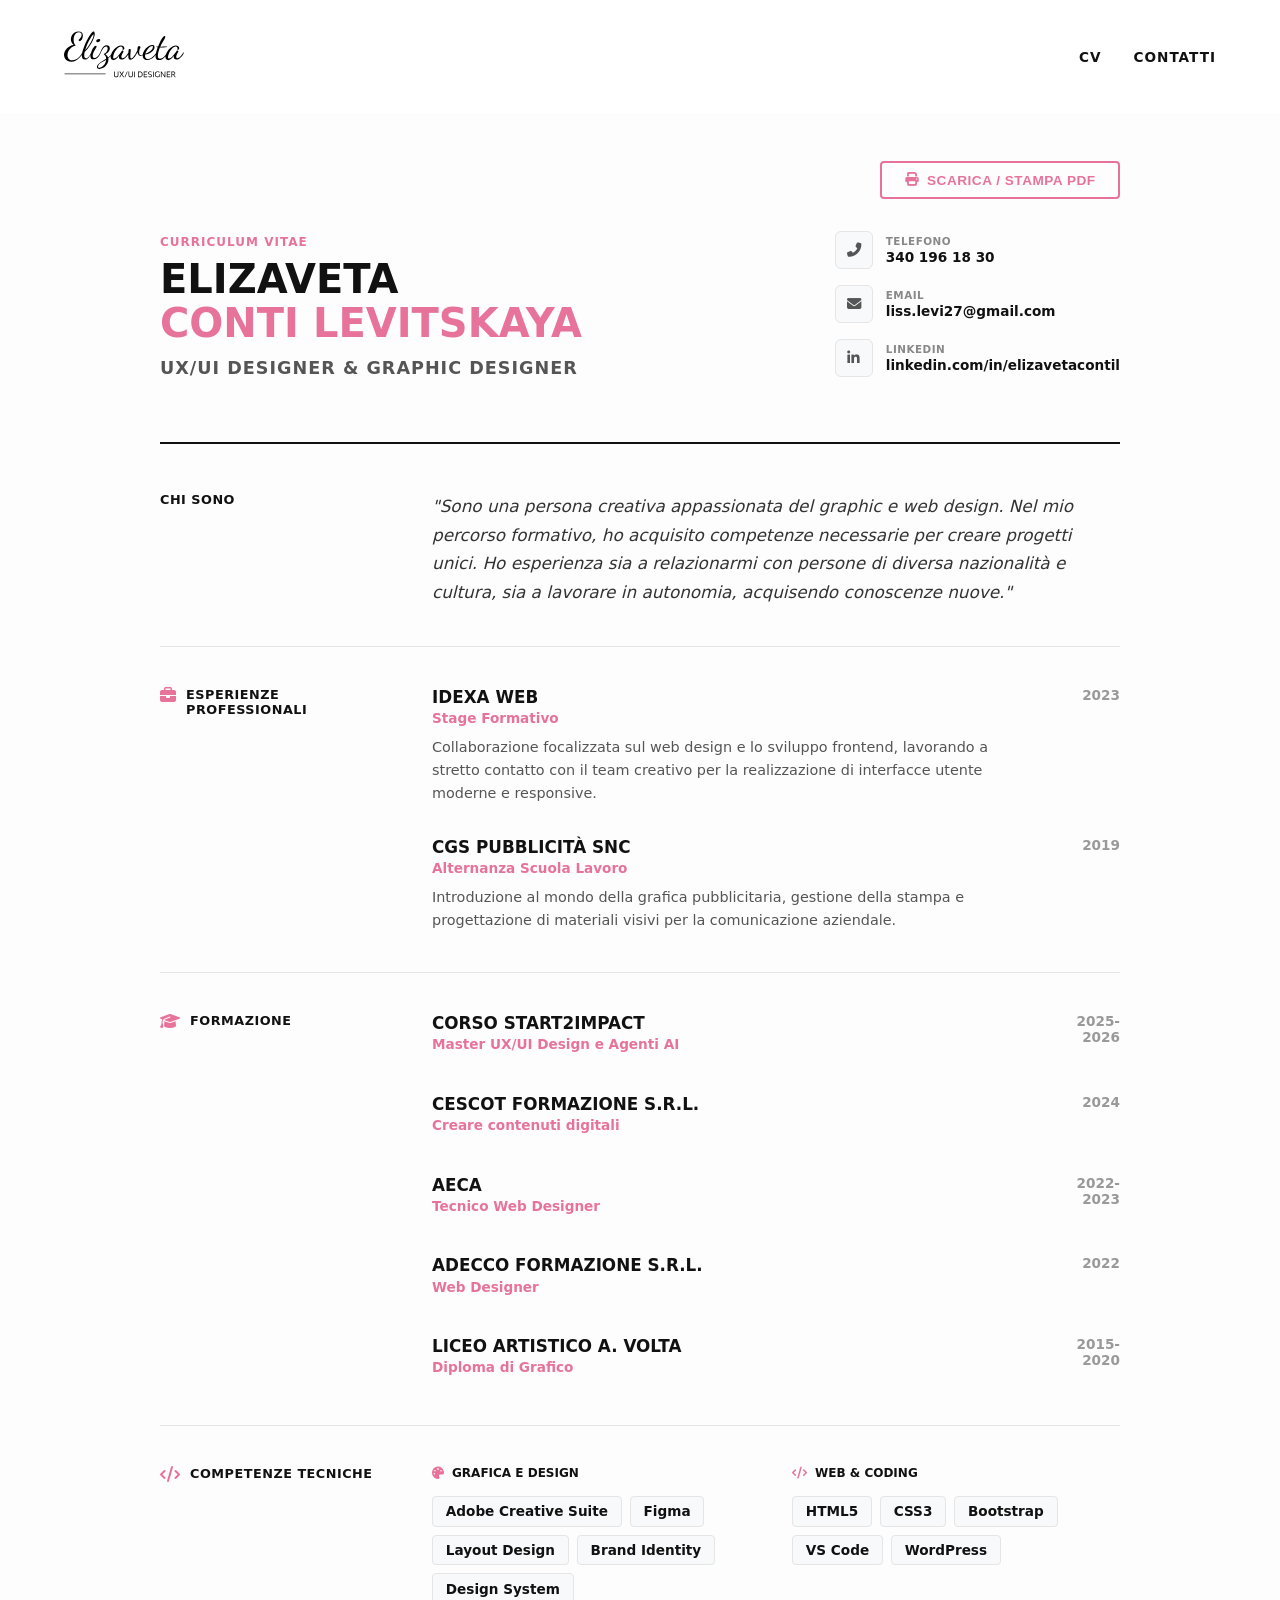
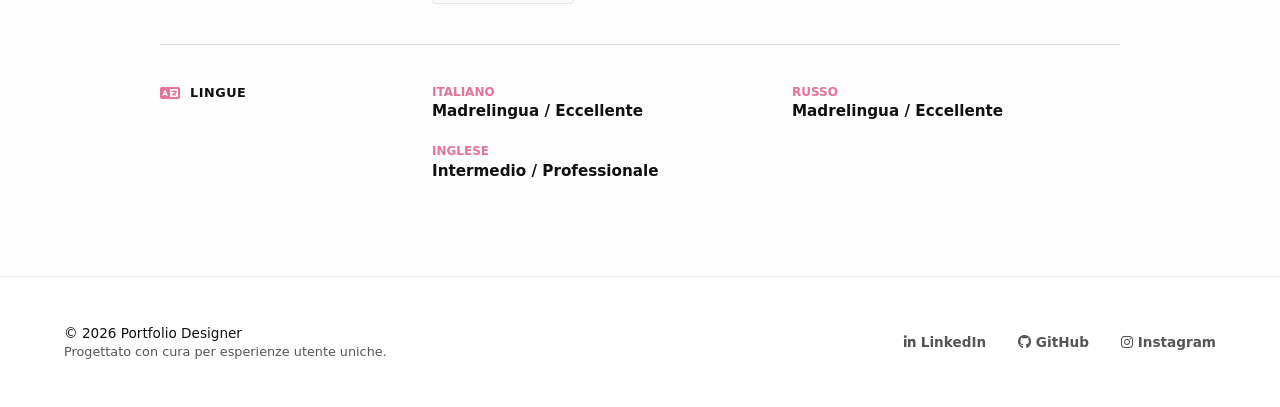
<file: cv.html>
<!DOCTYPE html>
<html lang="it">
<head>
  <meta charset="UTF-8">
  <meta name="viewport" content="width=device-width, initial-scale=1.0">
  <title>Curriculum Vitae - Elizaveta Conti Levitskaya</title>
   <link rel="icon" type="image/png" href="assets/img/favicon.jpg">
  <link rel="stylesheet" href="assets/css/main.css">
  <link rel="stylesheet" href="https://cdnjs.cloudflare.com/ajax/libs/font-awesome/6.4.0/css/all.min.css">

  <!-- Stile dedicato per la pagina CV -->
  <style>
    :root {
      --primary-pink: #e7739a;
      --primary-dark: #111111;
      --text-gray: #555555;
      --light-gray: #f8f9fa;
      --border-color: #e5e5e5;
    }

    body {
      background-color: #fdfdfd;
      color: var(--primary-dark);
      font-family: 'Inter', system-ui, -apple-system, sans-serif;
    }

    /* Container centrale CV */
    .cv-wrapper {
      max-width: 960px;
      margin: 3rem auto 5rem;
      padding: 0 1.6rem;
    }

    /* Bottone Scarica / Stampa */
    .cv-actions {
      display: flex;
      justify-content: flex-end;
      margin-bottom: 2rem;
    }

    .btn-print {
      display: inline-flex;
      align-items: center;
      gap: 0.5rem;
      border: 2px solid var(--primary-pink);
      color: var(--primary-pink);
      background: transparent;
      padding: 0.6rem 1.4rem;
      font-size: 0.85rem;
      font-weight: 700;
      letter-spacing: 0.5px;
      text-transform: uppercase;
      text-decoration: none;
      border-radius: 4px;
      cursor: pointer;
      transition: all 0.3s ease;
    }

    .btn-print:hover {
      background-color: var(--primary-pink);
      color: #ffffff;
    }

    /* Header CV */
    .cv-header {
      display: flex;
      justify-content: space-between;
      align-items: flex-start;
      gap: 3rem;
      flex-wrap: wrap;
      
    }

    .cv-badge {
      display: inline-block;
      font-size: 0.75rem;
      font-weight: 700;
      color: var(--primary-pink);
      text-transform: uppercase;
      letter-spacing: 1px;
      margin-bottom: 0.5rem;
    }

    .cv-name {
      font-size: 2.5rem;
      font-weight: 900;
      line-height: 1.1;
      margin: 0;
      color: var(--primary-dark);
      text-transform: uppercase;
    }

    .cv-name span {
      color: var(--primary-pink);
      display: block;
    }

    .cv-title {
      font-size: 1.1rem;
      font-weight: 700;
      color: var(--text-gray);
      margin-top: 0.8rem;
      letter-spacing: 1px;
      text-transform: uppercase;
    }

    /* Box Contatti a Destra */
    .cv-contact-box {
      display: flex;
      flex-direction: column;
      gap: 1rem;
      min-width: 250px;
    }

    .contact-item {
      display: flex;
      align-items: center;
      gap: 0.8rem;
    }

    .contact-icon {
      width: 36px;
      height: 36px;
      background-color: var(--light-gray);
      border: 1px solid var(--border-color);
      border-radius: 6px;
      display: flex;
      align-items: center;
      justify-content: center;
      color: var(--text-gray);
      font-size: 0.9rem;
    }

    .contact-info label {
      display: block;
      font-size: 0.65rem;
      font-weight: 700;
      color: #888888;
      text-transform: uppercase;
      letter-spacing: 0.5px;
    }

    .contact-info a, .contact-info span {
      font-size: 0.85rem;
      font-weight: 600;
      color: var(--primary-dark);
      text-decoration: none;
    }

    /* Divisore */
    .cv-divider {
      height: 2px;
      background-color: var(--primary-dark);
      margin: 4rem 0 3rem;
    }

    /* Sezioni Layout Grid */
    .cv-section {
      display: grid;
      grid-template-columns: 240px 1fr;
      gap: 2rem;
      padding-bottom: 2.5rem;
      margin-bottom: 2.5rem;
      border-bottom: 1px solid var(--border-color);
    }

    .cv-section:last-child {
      border-bottom: none;
      padding-bottom: 0;
      margin-bottom: 0;
    }

    .section-label {
      display: flex;
      align-items: top;
      gap: 0.6rem;
      font-size: 0.8rem;
      font-weight: 700;
      color: var(--primary-dark);
      text-transform: uppercase;
      letter-spacing: 0.5px;
    }

    .section-label i {
      color: var(--primary-pink);
      font-size: 1rem;
    }

    /* Chi Sono Quote */
    .about-quote {
      font-size: 1.05rem;
      font-style: italic;
      line-height: 1.7;
      color: #333333;
      margin: 0;
    }

    /* Timeline Esperienze e Formazione */
    .timeline-list {
      display: flex;
      flex-direction: column;
      gap: 2rem;
    }

    .timeline-item {
      display: grid;
      grid-template-columns: 1fr 80px;
      gap: 1rem;
    }

    .timeline-role {
      font-size: 1.05rem;
      font-weight: 800;
      color: var(--primary-dark);
      text-transform: uppercase;
      margin: 0 0 0.2rem;
    }

    .timeline-sub {
      font-size: 0.85rem;
      font-weight: 600;
      color: var(--primary-pink);
      margin: 0 0 0.6rem;
    }

    .timeline-desc {
      font-size: 0.9rem;
      color: var(--text-gray);
      line-height: 1.6;
      margin: 0;
    }

    .timeline-year {
      font-size: 0.85rem;
      font-weight: 600;
      color: #999999;
      text-align: right;
    }

    /* Competenze Tecniche Pills */
    .skills-grid {
      display: grid;
      grid-template-columns: 1fr 1fr;
      gap: 2rem;
    }

    .skills-group-title {
      display: flex;
      align-items: center;
      gap: 0.5rem;
      font-size: 0.75rem;
      font-weight: 700;
      color: var(--primary-dark);
      text-transform: uppercase;
      margin-bottom: 1rem;
    }

    .skills-group-title i {
      color: var(--primary-pink);
    }

    .pills-container {
      display: flex;
      flex-wrap: wrap;
      gap: 0.5rem;
    }

    .pill {
      background-color: var(--light-gray);
      border: 1px solid var(--border-color);
      padding: 0.4rem 0.8rem;
      border-radius: 4px;
      font-size: 0.85rem;
      font-weight: 600;
      color: var(--primary-dark);
    }

    /* Lingue */
    .languages-grid {
      display: grid;
      grid-template-columns: 1fr 1fr;
      gap: 2rem;
    }

    .lang-item {
      margin-bottom: 1rem;
    }

    .lang-label {
      font-size: 0.75rem;
      font-weight: 700;
      color: var(--primary-pink);
      text-transform: uppercase;
      margin-bottom: 0.2rem;
    }

    .lang-val {
      font-size: 0.95rem;
      font-weight: 700;
      color: var(--primary-dark);
    }

    /* Responsive */
    @media (max-width: 768px) {
      .cv-section {
        grid-template-columns: 1fr;
        gap: 1rem;
      }
      .skills-grid, .languages-grid {
        grid-template-columns: 1fr;
      }
      .timeline-item {
        grid-template-columns: 1fr;
      }
      .timeline-year {
        text-align: left;
      }

     

     /* 5. FOOTER */
    footer {
      padding: 3rem 1rem;
      text-align: center;
      background-color: #fff;
    }

    footer > div {
      display: flex;
      flex-direction: column;
      gap: 2rem;
      align-items: center;
    }

    footer > div > div:first-child {
      display: flex;
      flex-direction: column;
      gap: 0.5rem;
      color: #666;
      font-size: 0.9rem;
    }

    footer > div > div:last-child {
      display: flex;
      flex-direction: row;
      justify-content: center;
      align-items: center;
      gap: 1.5rem;
      width: 100%;
    }

    footer > div > div:last-child a {
      display: flex;
      align-items: center;
      gap: 0.5rem;
      text-decoration: none;
      color: #333;
      font-size: 0.95rem;
      font-weight: 500;
    }

    footer > div > div:last-child a i {
      font-size: 1.2rem;
      color: #e91e63;
    }
    }

    /* Stampa in PDF */
    @media print {
      .cv-actions, nav, footer, .btn-print {
        display: none !important;
      }
      .cv-wrapper {
        margin: 0;
        padding: 0;
        max-width: 100%;
      }
      body {
        background-color: #ffffff;
      }

      

    }
  </style>
</head>
<body>

  <!-- NAVBAR PRINCIPALE (con Logo che torna alla Home) -->
  <header class="navbar">
    <div class="nav-container">
        <a href="index.html" class="logo">
            <img src="assets/img/logo.svg" alt="Logo Portfolio" style="height: 65px; width: auto; display: block; max-height: none;"> 
        </a> 
        <nav class="nav-links">
            <a href="cv.html">CV</a>
            <a href="contatti.html">CONTATTI</a>
        </nav>
    </div>
</header>

  <!-- CONTENUTO CURRICULUM VITAE -->
  <main class="cv-wrapper">

    <!-- Pulsante Stampa / Scarica PDF -->
    <div class="cv-actions">
      <button onclick="window.print()" class="btn-print">
        <i class="fas fa-print"></i> Scarica / Stampa PDF
      </button>
    </div>

    <!-- Header CV: Nome, Titolo e Contatti -->
    <header class="cv-header">
      <div>
        <span class="cv-badge">Curriculum Vitae</span>
        <h1 class="cv-name">
          Elizaveta
          <span>Conti Levitskaya</span>
        </h1>
        <div class="cv-title">UX/UI Designer & Graphic Designer</div>
      </div>

      <div class="cv-contact-box">
        <div class="contact-item">
          <div class="contact-icon"><i class="fas fa-phone-alt"></i></div>
          <div class="contact-info">
            <label>Telefono</label>
            <a href="tel:3401961830">340 196 18 30</a>
          </div>
        </div>

        <div class="contact-item">
          <div class="contact-icon"><i class="fas fa-envelope"></i></div>
          <div class="contact-info">
            <label>Email</label>
            <a href="mailto:liss.levi27@gmail.com">liss.levi27@gmail.com</a>
          </div>
        </div>

        <div class="contact-item">
          <div class="contact-icon"><i class="fab fa-linkedin-in"></i></div>
          <div class="contact-info">
            <label>LinkedIn</label>
            <a href="https://linkedin.com/in/elizavetacontil" target="_blank">linkedin.com/in/elizavetacontil</a>
          </div>
        </div>
      </div>
    </header>

    <div class="cv-divider"></div>

    <!-- Sezione: Chi Sono -->
    <section class="cv-section">
      <div class="section-label">
        Chi sono
      </div>
      <div>
        <p class="about-quote">
          "Sono una persona creativa appassionata del graphic e web design. Nel mio percorso formativo, ho acquisito competenze necessarie per creare progetti unici. Ho esperienza sia a relazionarmi con persone di diversa nazionalità e cultura, sia a lavorare in autonomia, acquisendo conoscenze nuove."
        </p>
      </div>
    </section>

    <!-- Sezione: Esperienze Professionali -->
    <section class="cv-section">
      <div class="section-label">
        <i class="fas fa-briefcase"></i> Esperienze Professionali
      </div>
      <div class="timeline-list">
          
        <div class="timeline-item">
          <div>
            <h3 class="timeline-role">IDEXA WEB</h3>
            <div class="timeline-sub">Stage Formativo</div>
            <p class="timeline-desc">
              Collaborazione focalizzata sul web design e lo sviluppo frontend, lavorando a stretto contatto con il team creativo per la realizzazione di interfacce utente moderne e responsive.
            </p>
          </div>
          <div class="timeline-year">2023</div>
        </div>

        <div class="timeline-item">
          <div>
            <h3 class="timeline-role">CGS PUBBLICITÀ SNC</h3>
            <div class="timeline-sub">Alternanza Scuola Lavoro</div>
            <p class="timeline-desc">
              Introduzione al mondo della grafica pubblicitaria, gestione della stampa e progettazione di materiali visivi per la comunicazione aziendale.
            </p>
          </div>
          <div class="timeline-year">2019</div>
        </div>

      </div>
    </section>

    <!-- Sezione: Formazione -->
    <section class="cv-section">
      <div class="section-label">
        <i class="fas fa-graduation-cap"></i> Formazione
      </div>
      <div class="timeline-list">

        <div class="timeline-item">
          <div>
            <h3 class="timeline-role">CORSO START2IMPACT</h3>
            <div class="timeline-sub">Master UX/UI Design e Agenti AI</div>
          </div>
          <div class="timeline-year">2025-2026</div>
        </div>

        <div class="timeline-item">
          <div>
            <h3 class="timeline-role">CESCOT FORMAZIONE S.R.L.</h3>
            <div class="timeline-sub">Creare contenuti digitali</div>
          </div>
          <div class="timeline-year">2024</div>
        </div>

        <div class="timeline-item">
          <div>
            <h3 class="timeline-role">AECA</h3>
            <div class="timeline-sub">Tecnico Web Designer</div>
          </div>
          <div class="timeline-year">2022-2023</div>
        </div>

        <div class="timeline-item">
          <div>
            <h3 class="timeline-role">ADECCO FORMAZIONE S.R.L.</h3>
            <div class="timeline-sub">Web Designer</div>
          </div>
          <div class="timeline-year">2022</div>
        </div>

        <div class="timeline-item">
          <div>
            <h3 class="timeline-role">LICEO ARTISTICO A. VOLTA</h3>
            <div class="timeline-sub">Diploma di Grafico</div>
          </div>
          <div class="timeline-year">2015-2020</div>
        </div>

      </div>
    </section>

    <!-- Sezione: Competenze Tecniche -->
    <section class="cv-section">
      <div class="section-label">
        <i class="fas fa-code"></i> Competenze Tecniche
      </div>
      <div class="skills-grid">
        
        <div>
          <div class="skills-group-title">
            <i class="fas fa-palette"></i> Grafica e Design
          </div>
          <div class="pills-container">
            <span class="pill">Adobe Creative Suite</span>
            <span class="pill">Figma</span>
            <span class="pill">Layout Design</span>
            <span class="pill">Brand Identity</span>
            <span class="pill">Design System</span>
          </div>
        </div>

        <div>
          <div class="skills-group-title">
            <i class="fas fa-code"></i> Web & Coding
          </div>
          <div class="pills-container">
            <span class="pill">HTML5</span>
            <span class="pill">CSS3</span>
            <span class="pill">Bootstrap</span>
            <span class="pill">VS Code</span>
            <span class="pill">WordPress</span>
            
          </div>
        </div>

      </div>
    </section>

    <!-- Sezione: Lingue -->
    <section class="cv-section">
      <div class="section-label">
        <i class="fas fa-language"></i> Lingue
      </div>
      <div class="languages-grid">
        <div>
          <div class="lang-item">
            <div class="lang-label">Italiano</div>
            <div class="lang-val">Madrelingua / Eccellente</div>
          </div>
          <div class="lang-item" style="margin-top: 1.5rem;">
            <div class="lang-label">Inglese</div>
            <div class="lang-val">Intermedio / Professionale</div>
          </div>
        </div>
        <div>
          <div class="lang-item">
            <div class="lang-label">Russo</div>
            <div class="lang-val">Madrelingua / Eccellente</div>
          </div>
        </div>
      </div>
    </section>

  </main>

  <!-- FOOTER -->
   <footer class="site-footer">
  <div class="footer-content">
    <div class="footer-left">
      <p>&copy; 2026 Portfolio Designer</p>
      <p class="footer-subtitle">Progettato con cura per esperienze utente uniche.</p>
    </div>
    
    <div class="footer-socials">
      <a href="https://www.linkedin.com/in/elizavetacontil" target="_blank" rel="noopener noreferrer"><i class="fab fa-linkedin-in"></i> LinkedIn</a>
      <a href="https://github.com/lisslevi27-design" target="_blank" rel="noopener noreferrer"><i class="fab fa-github"></i> GitHub</a>
      <a href="https://www.instagram.com/_eli_zavet27?vrfl=MXU3d2oxdzdpNnNm&utm_source=qr" target="_blank" rel="noopener noreferrer"><i class="fab fa-instagram"></i> Instagram</a>
    </div>
  </div>
</footer>

</body>
</html>
</file>
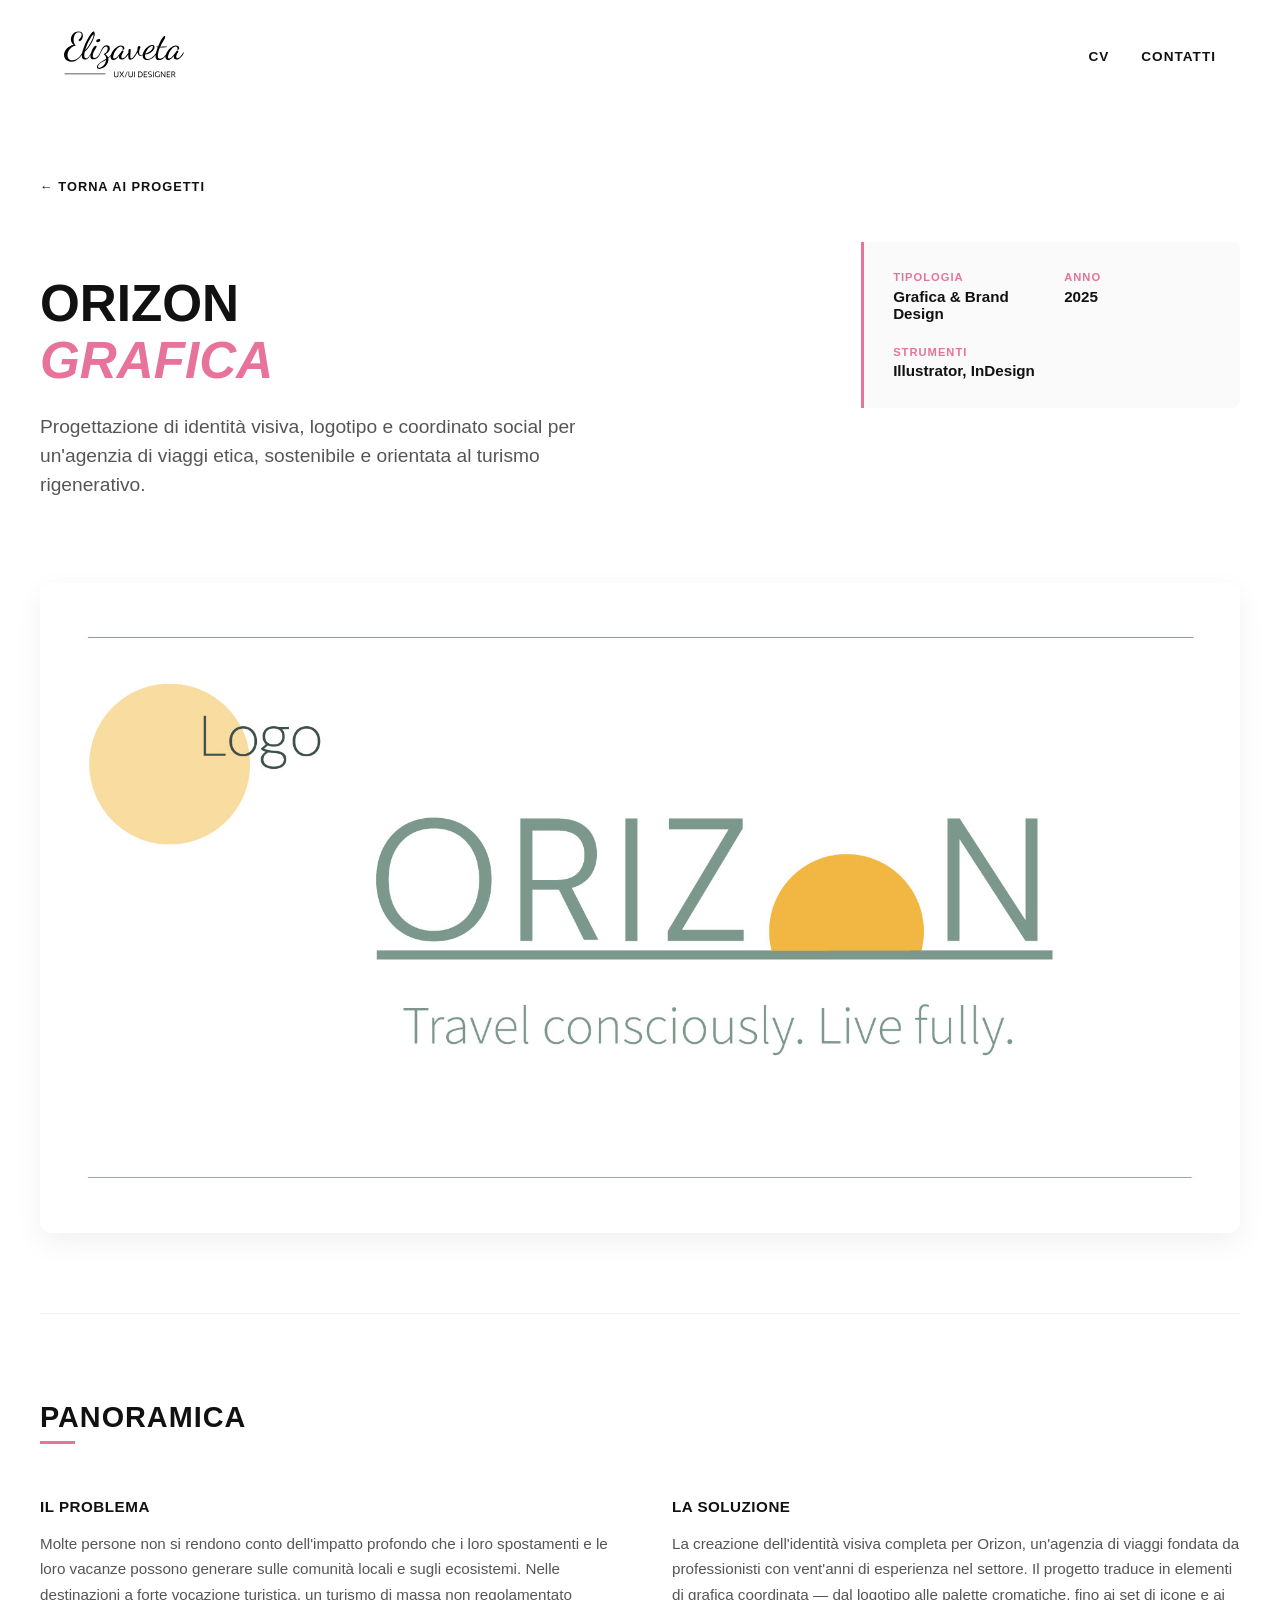
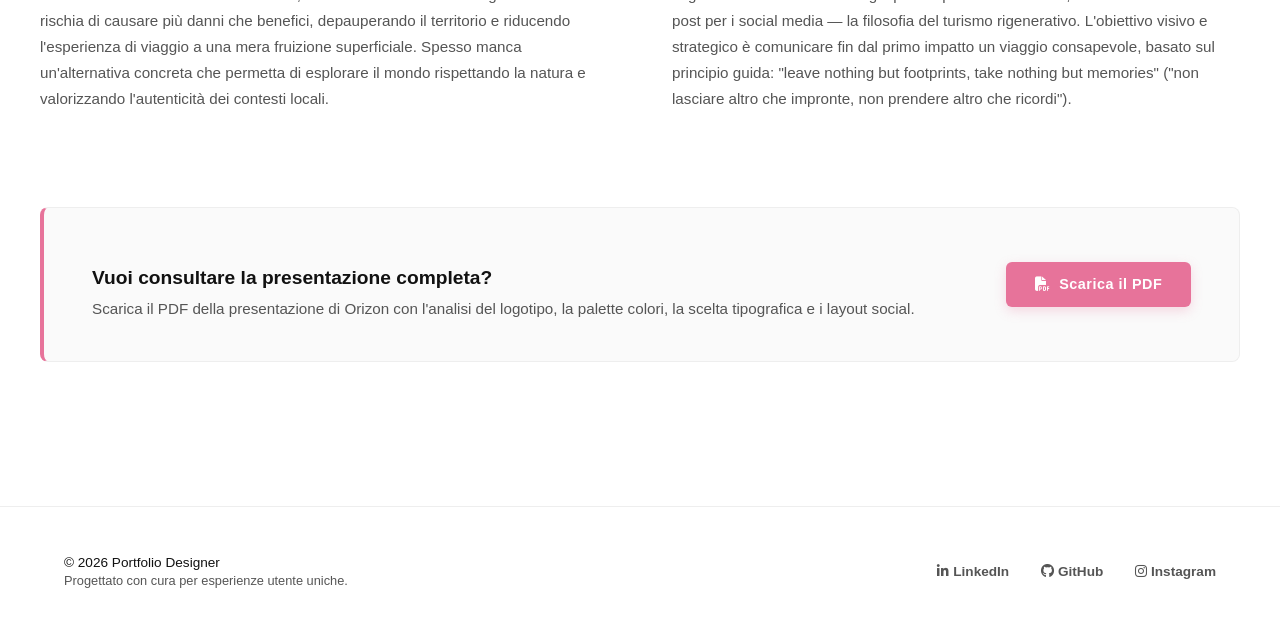
<file: orizon-brand-identity.html>
<!DOCTYPE html>
<html lang="it">
<head>
  <meta charset="UTF-8">
  <meta name="viewport" content="width=device-width, initial-scale=1.0">
  <title>Orizon brand identity - Portfolio Designer</title>
  <link rel="icon" type="image/png" href="assets/img/favicon.jpg">
  <link rel="stylesheet" href="assets/css/main.css">
  <link rel="stylesheet" href="https://cdnjs.cloudflare.com/ajax/libs/font-awesome/6.4.0/css/all.min.css">



  <style>
  /* Stile diretto per il box e il pulsante di download */
  .project-download-section {
    margin-top: 5rem;
    margin-bottom: 3rem;
  }
  .project-download-section .download-card {
    background: #fafafa;
    border: 1px solid #eeeeee;
    border-left: 4px solid #e7739a;
    border-radius: 8px;
    padding: 2.5rem 3rem;
    display: flex;
    justify-content: space-between;
    align-items: center;
    gap: 2rem;
    flex-wrap: wrap;
  }
  .project-download-section .download-info {
    flex: 1;
    min-width: 280px;
  }
  .project-download-section .download-info h3 {
    font-size: 1.2rem;
    font-weight: 700;
    color: #111111;
    margin-bottom: 0.5rem;
  }
  .project-download-section .download-info p {
    font-size: 0.95rem;
    color: #555555;
    line-height: 1.6;
    margin: 0;
  }
  .project-download-section .btn-download {
    display: inline-flex;
    align-items: center;
    gap: 0.6rem;
    background-color: #e7739a;
    color: #ffffff;
    padding: 0.9rem 1.8rem;
    border-radius: 6px;
    font-size: 0.9rem;
    font-weight: 700;
    text-decoration: none;
    letter-spacing: 0.5px;
    transition: all 0.3s ease;
    box-shadow: 0 4px 12px rgba(231, 115, 154, 0.25);
  }
  .project-download-section .btn-download:hover {
    background-color: #d65c85;
    transform: translateY(-2px);
    box-shadow: 0 6px 16px rgba(231, 115, 154, 0.35);
  }


   /* --- EFFETTO HOVER ROSA GLOBALE --- */
  a {
    transition: color 0.3s ease, background-color 0.3s ease, border-color 0.3s ease;
  }

  header nav a:hover,
  footer a:hover,
  main > div > a:first-child:hover {
    color: #e91e63 !important;
  }

  footer a:hover i {
    color: #e91e63 !important;
  }

  a[download]:hover {
    background-color: #e91e63 !important;
    color: #ffffff !important;
    border-color: #e91e63 !important;
  }

  /* --- REGOLE RESPONSIVE MOBILE --- */
  @media (max-width: 768px) {
    
    /* 1. HEADER E NAVBAR */
    header {
      padding: 1rem !important;
    }

    header > div {
      display: flex !important;
      justify-content: space-between !important;
      align-items: center !important;
      padding: 0 !important;
    }

    header img {
      height: 32px !important;
      width: auto !important;
      display: block !important;
    }

    header nav {
      display: flex !important;
      gap: 1.2rem !important;
    }

    /* 2. CONTENITORE PRINCIPALE */
    main {
      padding: 1.5rem 1rem !important;
      box-sizing: border-box !important;
      width: 100% !important;
      overflow-x: hidden !important;
    }

    main > div {
      display: flex !important;
      flex-direction: column !important;
      gap: 1.8rem !important;
      width: 100% !important;
      box-sizing: border-box !important;
    }

    main > div > a:first-child {
      font-size: 0.9rem !important;
      margin-bottom: 0.5rem !important;
      display: inline-block !important;
    }

    /* 3. INTESTAZIONE E METADATI IN COLONNA */
    main > div > div:nth-of-type(1) {
      display: flex !important;
      flex-direction: column !important;
      gap: 1.5rem !important;
      width: 100% !important;
    }

    main > div > div:nth-of-type(1) > div:nth-child(1) {
      width: 100% !important;
    }

    main > div > div:nth-of-type(1) > div:nth-child(1) h1 {
      font-size: 1.8rem !important;
      line-height: 1.2 !important;
      margin-bottom: 0.8rem !important;
    }

    main > div > div:nth-of-type(1) > div:nth-child(1) p {
      font-size: 0.95rem !important;
      line-height: 1.5 !important;
    }

    main > div > div:nth-of-type(1) > div:nth-child(2) {
      display: flex !important;
      flex-direction: column !important;
      gap: 1rem !important;
      background: #fafafa !important;
      padding: 1.2rem !important;
      border-radius: 12px !important;
      width: 100% !important;
      box-sizing: border-box !important;
      border-left: 3px solid #e91e63 !important;
    }

    /* 4. IMMAGINE PRINCIPALE DEL PROGETTO */
    main > div > div:nth-of-type(2) {
      width: 100% !important;
      display: flex !important;
      justify-content: center !important;
    }

    main > div > div:nth-of-type(2) img {
      width: 100% !important;
      height: auto !important;
      max-height: 280px !important;
      object-fit: contain !important;
      border-radius: 12px !important;
      background-color: #fafafa !important;
      display: block !important;
    }

    /* 5. SEZIONE PANORAMICA (Problema e Soluzione) */
    main section {
      padding: 1rem 0 !important;
      width: 100% !important;
      box-sizing: border-box !important;
    }

    main section h2 {
      font-size: 1.4rem !important;
      margin-bottom: 1.2rem !important;
    }

    main section > div {
      display: flex !important;
      flex-direction: column !important;
      gap: 1.8rem !important;
      width: 100% !important;
      box-sizing: border-box !important;
    }

    main section > div > div {
      width: 100% !important;
      max-width: 100% !important;
      box-sizing: border-box !important;
      float: none !important;
    }

    main section h3 {
      font-size: 1.1rem !important;
      margin-bottom: 0.5rem !important;
    }

    main section p {
      font-size: 0.95rem !important;
      line-height: 1.6 !important;
    }

    /* 1. Reset e centratura della sezione download */
    .project-download-section {
      margin-top: 0.5rem !important;
      margin-bottom: 2rem !important;
      padding: 0 1rem !important;
      width: 100% !important;
      box-sizing: border-box !important;
    }

    /* 2. Trasformazione della card in colonna centrata */
    .project-download-section .download-card {
      background: #fafafa !important;
      border: 1px solid #eeeeee !important;
      border-left: 4px solid #e7739a !important;
      border-radius: 8px !important;
      padding: 4rem 2rem !important;
      display: flex !important;
      flex-direction: column !important;
      align-items: center !important;
      text-align: center !important;
      gap: 1.5rem !important;
      width: 100% !important;
      box-sizing: border-box !important;
    }

    /* 3. Area informativa allineata al centro */
    .project-download-section .download-info {
      width: 100% !important;
      min-width: 0 !important;
      text-align: center !important;
    }

    .project-download-section .download-info h3 {
      font-size: 1.15rem !important;
      font-weight: 700 !important;
      color: #111111 !important;
      margin-bottom: 0.6rem !important;
      text-align: center !important;
    }

    .project-download-section .download-info p {
      font-size: 0.92rem !important;
      color: #555555 !important;
      line-height: 1.6 !important;
      margin: 0 !important;
      text-align: center !important;
    }

    /* Rimozione del tag br forzato su mobile per evitare spaziature anomale */
    .project-download-section .download-info p br {
      display: none !important;
    }

    /* 4. Pulsante a larghezza piena e perfettamente centrato come in Immagine 2 */
    .project-download-section .btn-download {
      display: inline-flex !important;
      justify-content: center !important;
      align-items: center !important;
      gap: 0.6rem !important;
      background-color: transparent !important;
      color: #e7739a !important;
      border: 2px solid #e7739a !important;
      padding: 0.9rem 1.5rem !important;
      border-radius: 8px !important;
      font-size: 0.9rem !important;
      font-weight: 700 !important;
      text-decoration: none !important;
      width: 100% !important;
      max-width: 100% !important;
      box-sizing: border-box !important;
      margin: 0 auto !important;
      box-shadow: none !important;
    }

    .project-download-section .btn-download:hover {
      background-color: #e7739a !important;
      color: #ffffff !important;
      transform: none !important;
    }
    /* 7. FOOTER CON SOCIAL SU UN'UNICA RIGA */
    footer {
      padding: 2.5rem 1rem !important;
      text-align: center !important;
      background-color: #fff !important;
      margin-top: 2rem !important;
      border-top: 1px solid #eee !important;
      width: 100% !important;
      box-sizing: border-box !important;
    }

    footer > div {
      display: flex !important;
      flex-direction: column !important;
      gap: 2rem !important;
      align-items: center !important;
      width: 100% !important;
    }

    footer > div > div:first-child {
      display: flex !important;
      flex-direction: column !important;
      gap: 0.5rem !important;
      color: #666 !important;
      font-size: 0.9rem !important;
    }

    footer > div > div:last-child {
      display: flex !important;
      flex-direction: row !important;
      justify-content: center !important;
      align-items: center !important;
      gap: 1.5rem !important;
      width: 100% !important;
    }

    footer > div > div:last-child a {
      display: flex !important;
      align-items: center !important;
      gap: 0.5rem !important;
      text-decoration: none !important;
      color: #333 !important;
      font-size: 0.95rem !important;
      font-weight: 500 !important;
    }

    footer > div > div:last-child a i {
      font-size: 1.2rem !important;
      color: #e91e63 !important;
    }
  }

</style>

</head>

<body>

  <!-- Navbar Comune -->
  <header class="navbar">
    <div class="nav-container">
        <a href="index.html" class="logo">
            <img src="assets/img/logo.svg" alt="Logo Portfolio" style="height: 65px; width: auto; display: block; max-height: none;"> 
        </a> 
        <nav class="nav-links">
            <a href="cv.html">CV</a>
            <a href="contatti.html">CONTATTI</a>
        </nav>
    </div>
</header>

  <!-- Contenuto Pagina Progetto -->
  <main class="project-detail">
    <div class="container">
      
      <!-- Link Torna Indietro -->
      <a href="index.html#progetti" class="back-link">← TORNA AI PROGETTI</a>

      <!-- Hero del Progetto: Titolo a sinistra e Metadata a destra -->
      <div class="project-hero-grid">
        <div class="project-title-area">
          <h1>ORIZON<br><span class="highlight">GRAFICA</span></h1>
          <p class="project-subtitle">Progettazione di identità visiva, logotipo e coordinato social per un'agenzia di viaggi etica, sostenibile e orientata al turismo rigenerativo.</p>
        </div>
        
        <div class="project-meta">
          <div class="meta-item">
            <span class="meta-label">TIPOLOGIA</span>
            <span class="meta-value">Grafica & Brand Design</span>
          </div>
          <div class="meta-item">
            <span class="meta-label">ANNO</span>
            <span class="meta-value">2025</span>
          </div>
          <div class="meta-item full-width">
            <span class="meta-label">STRUMENTI</span>
            <span class="meta-value">Illustrator, InDesign</span>
          </div>
        </div>
      </div>

      <!-- Immagine Principale in Evidenza -->
      <div class="project-main-image">
        <img src="assets/img/logo-orizon.jpg" alt="Orizon Brand Identity">
      </div>

      <!-- Sezione Panoramica (Problema / Soluzione) -->
      <section class="project-section">
        <h2 class="section-title-line">PANORAMICA</h2>
        <div class="panoramica-grid">
          <div class="panoramica-card">
            <h3>IL PROBLEMA</h3>
            <p>Molte persone non si rendono conto dell'impatto profondo che i loro spostamenti e le loro vacanze possono generare sulle comunità locali e sugli ecosistemi. Nelle destinazioni a forte vocazione turistica, un turismo di massa non regolamentato rischia di causare più danni che benefici, depauperando il territorio e riducendo l'esperienza di viaggio a una mera fruizione superficiale. Spesso manca un'alternativa concreta che permetta di esplorare il mondo rispettando la natura e valorizzando l'autenticità dei contesti locali.</p>
          </div>
          <div class="panoramica-card">
            <h3>LA SOLUZIONE</h3>
            <p>La creazione dell'identità visiva completa per Orizon, un'agenzia di viaggi fondata da professionisti con vent'anni di esperienza nel settore. Il progetto traduce in elementi di grafica coordinata — dal logotipo alle palette cromatiche, fino ai set di icone e ai post per i social media — la filosofia del turismo rigenerativo. L'obiettivo visivo e strategico è comunicare fin dal primo impatto un viaggio consapevole, basato sul principio guida: "leave nothing but footprints, take nothing but memories" ("non lasciare altro che impronte, non prendere altro che ricordi").</p>
          </div>
        </div>
      </section>

      <!-- Sezione Download Risorsa / Progetto -->
<section class="project-download-section">
  <div class="download-card">
    <div class="download-info">
      <h3>Vuoi consultare la presentazione completa?</h3>
      <p>Scarica il PDF della presentazione di Orizon con l'analisi del logotipo, la palette colori, la scelta tipografica e i layout social.</p>
    </div>
    <a href="assets/img/PDFgrafica.pdf" class="btn-download" target="_blank" download>
      <i class="fas fa-file-pdf"></i> Scarica il PDF
    </a>
  </div>
</section>

    </div>
  </main>

  <!-- Footer Comune -->
  <footer class="site-footer">
  <div class="footer-content">
    <div class="footer-left">
      <p>&copy; 2026 Portfolio Designer</p>
      <p class="footer-subtitle">Progettato con cura per esperienze utente uniche.</p>
    </div>
    
    <div class="footer-socials">
      <a href="https://www.linkedin.com/in/elizavetacontil" target="_blank" rel="noopener noreferrer"><i class="fab fa-linkedin-in"></i> LinkedIn</a>
      <a href="https://github.com/lisslevi27-design" target="_blank" rel="noopener noreferrer"><i class="fab fa-github"></i> GitHub</a>
      <a href="https://www.instagram.com/_eli_zavet27?vrfl=MXU3d2oxdzdpNnNm&utm_source=qr" target="_blank" rel="noopener noreferrer"><i class="fab fa-instagram"></i> Instagram</a>
    </div>
  </div>
</footer>

</body>
</html>
</file>
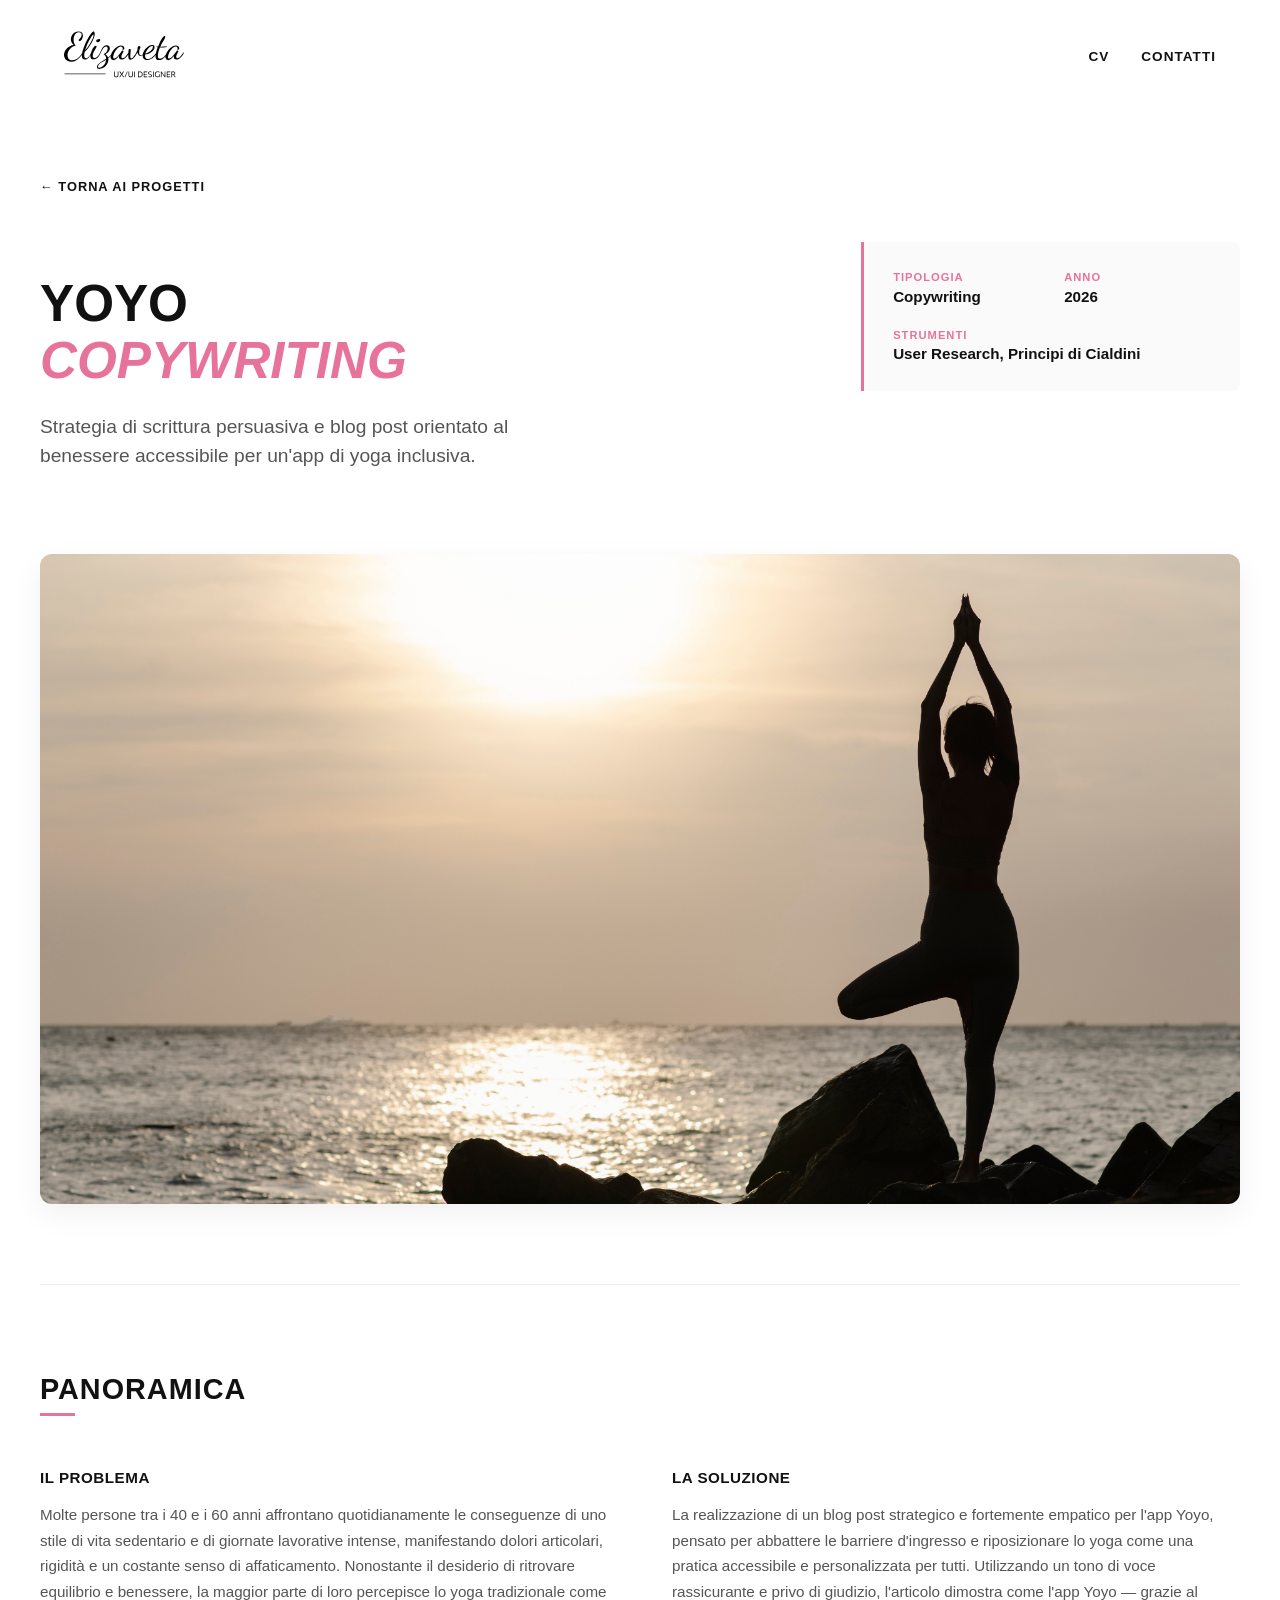
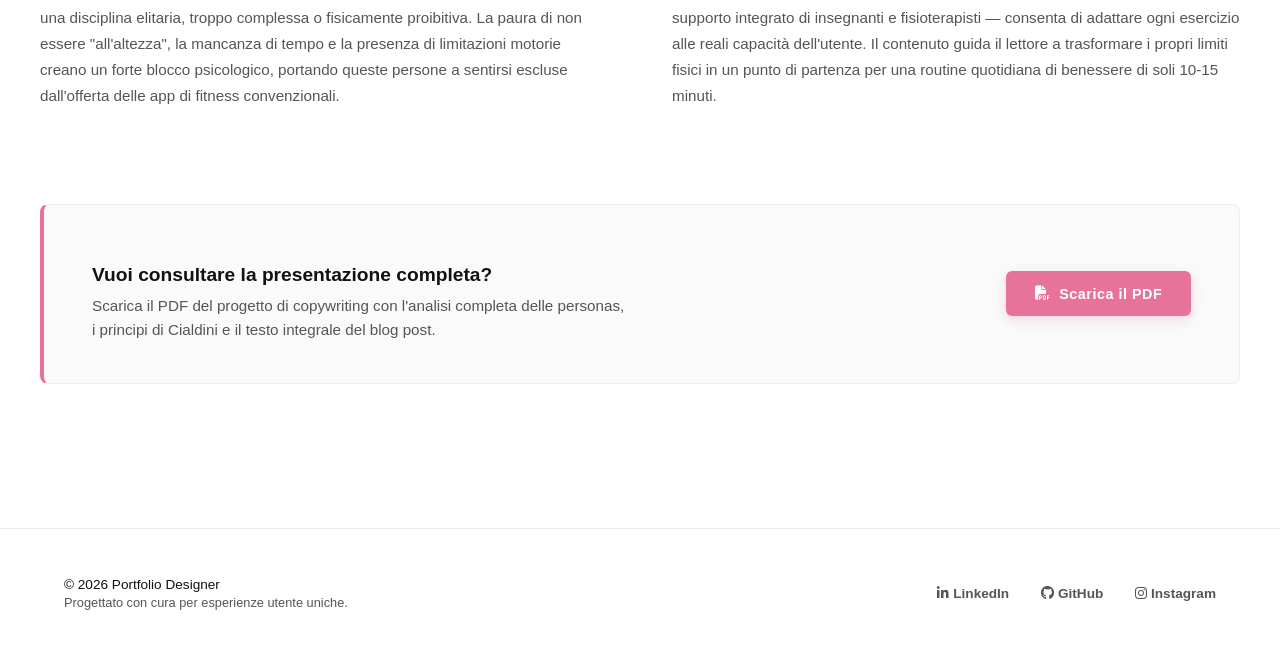
<file: yoyo-articolo.html>
<!DOCTYPE html>
<html lang="it">
<head>
  <meta charset="UTF-8">
  <meta name="viewport" content="width=device-width, initial-scale=1.0">
  <title>Yoyo copywriting - Portfolio Designer</title>
  <link rel="icon" type="image/png" href="assets/img/favicon.jpg">
  <link rel="stylesheet" href="assets/css/main.css">
  <link rel="stylesheet" href="https://cdnjs.cloudflare.com/ajax/libs/font-awesome/6.4.0/css/all.min.css">


  <style>
  /* Stile diretto per il box e il pulsante di download */
  .project-download-section {
    margin-top: 5rem;
    margin-bottom: 3rem;
  }
  .project-download-section .download-card {
    background: #fafafa;
    border: 1px solid #eeeeee;
    border-left: 4px solid #e7739a;
    border-radius: 8px;
    padding: 2.5rem 3rem;
    display: flex;
    justify-content: space-between;
    align-items: center;
    gap: 2rem;
    flex-wrap: wrap;
  }
  .project-download-section .download-info {
    flex: 1;
    min-width: 280px;
  }
  .project-download-section .download-info h3 {
    font-size: 1.2rem;
    font-weight: 700;
    color: #111111;
    margin-bottom: 0.5rem;
  }
  .project-download-section .download-info p {
    font-size: 0.95rem;
    color: #555555;
    line-height: 1.6;
    margin: 0;
  }
  .project-download-section .btn-download {
    display: inline-flex;
    align-items: center;
    gap: 0.6rem;
    background-color: #e7739a;
    color: #ffffff;
    padding: 0.9rem 1.8rem;
    border-radius: 6px;
    font-size: 0.9rem;
    font-weight: 700;
    text-decoration: none;
    letter-spacing: 0.5px;
    transition: all 0.3s ease;
    box-shadow: 0 4px 12px rgba(231, 115, 154, 0.25);
  }
  .project-download-section .btn-download:hover {
    background-color: #d65c85;
    transform: translateY(-2px);
    box-shadow: 0 6px 16px rgba(231, 115, 154, 0.35);
  }



 
  /* --- EFFETTO HOVER ROSA GLOBALE --- */
  a {
    transition: color 0.3s ease, background-color 0.3s ease, border-color 0.3s ease;
  }

  header nav a:hover,
  footer a:hover,
  main > div > a:first-child:hover {
    color: #e91e63 !important;
  }

  footer a:hover i {
    color: #e91e63 !important;
  }

  a[download]:hover {
    background-color: #e91e63 !important;
    color: #ffffff !important;
    border-color: #e91e63 !important;
  }

  /* --- REGOLE RESPONSIVE MOBILE --- */
  @media (max-width: 768px) {
    
    /* 1. HEADER E NAVBAR */
    header {
      padding: 1rem !important;
    }

    header > div {
      display: flex !important;
      justify-content: space-between !important;
      align-items: center !important;
      padding: 0 !important;
    }

    header img {
      height: 32px !important;
      width: auto !important;
      display: block !important;
    }

    header nav {
      display: flex !important;
      gap: 1.2rem !important;
    }

    /* 2. CONTENITORE PRINCIPALE */
    main {
      padding: 1.5rem 1rem !important;
      box-sizing: border-box !important;
      width: 100% !important;
      overflow-x: hidden !important;
    }

    main > div {
      display: flex !important;
      flex-direction: column !important;
      gap: 1.8rem !important;
      width: 100% !important;
      box-sizing: border-box !important;
    }

    main > div > a:first-child {
      font-size: 0.9rem !important;
      margin-bottom: 0.5rem !important;
      display: inline-block !important;
    }

    /* 3. INTESTAZIONE E METADATI IN COLONNA */
    main > div > div:nth-of-type(1) {
      display: flex !important;
      flex-direction: column !important;
      gap: 1.5rem !important;
      width: 100% !important;
    }

    main > div > div:nth-of-type(1) > div:nth-child(1) {
      width: 100% !important;
    }

    main > div > div:nth-of-type(1) > div:nth-child(1) h1 {
      font-size: 1.8rem !important;
      line-height: 1.2 !important;
      margin-bottom: 0.8rem !important;
    }

    main > div > div:nth-of-type(1) > div:nth-child(1) p {
      font-size: 0.95rem !important;
      line-height: 1.5 !important;
    }

    main > div > div:nth-of-type(1) > div:nth-child(2) {
      display: flex !important;
      flex-direction: column !important;
      gap: 1rem !important;
      background: #fafafa !important;
      padding: 1.2rem !important;
      border-radius: 12px !important;
      width: 100% !important;
      box-sizing: border-box !important;
      border-left: 3px solid #e91e63 !important;
    }

    /* 4. IMMAGINE PRINCIPALE DEL PROGETTO */
    main > div > div:nth-of-type(2) {
      width: 100% !important;
      display: flex !important;
      justify-content: center !important;
    }

    main > div > div:nth-of-type(2) img {
      width: 100% !important;
      height: auto !important;
      max-height: 280px !important;
      object-fit: contain !important;
      border-radius: 12px !important;
      background-color: #fafafa !important;
      display: block !important;
    }

    /* 5. SEZIONE PANORAMICA (Problema e Soluzione) */
    main section {
      padding: 1rem 0 !important;
      width: 100% !important;
      box-sizing: border-box !important;
    }

    main section h2 {
      font-size: 1.4rem !important;
      margin-bottom: 1.2rem !important;
    }

    main section > div {
      display: flex !important;
      flex-direction: column !important;
      gap: 1.8rem !important;
      width: 100% !important;
      box-sizing: border-box !important;
    }

    main section > div > div {
      width: 100% !important;
      max-width: 100% !important;
      box-sizing: border-box !important;
      float: none !important;
    }

    main section h3 {
      font-size: 1.1rem !important;
      margin-bottom: 0.5rem !important;
    }

    main section p {
      font-size: 0.95rem !important;
      line-height: 1.6 !important;
    }

    /* 1. Reset e centratura della sezione download */
    .project-download-section {
      margin-top: 0.5rem !important;
      margin-bottom: 2rem !important;
      padding: 0 1rem !important;
      width: 100% !important;
      box-sizing: border-box !important;
    }

    /* 2. Trasformazione della card in colonna centrata */
    .project-download-section .download-card {
      background: #fafafa !important;
      border: 1px solid #eeeeee !important;
      border-left: 4px solid #e7739a !important;
      border-radius: 8px !important;
      padding: 4rem 2rem !important;
      display: flex !important;
      flex-direction: column !important;
      align-items: center !important;
      text-align: center !important;
      gap: 1.5rem !important;
      width: 100% !important;
      box-sizing: border-box !important;
    }

    /* 3. Area informativa allineata al centro */
    .project-download-section .download-info {
      width: 100% !important;
      min-width: 0 !important;
      text-align: center !important;
    }

    .project-download-section .download-info h3 {
      font-size: 1.15rem !important;
      font-weight: 700 !important;
      color: #111111 !important;
      margin-bottom: 0.6rem !important;
      text-align: center !important;
    }

    .project-download-section .download-info p {
      font-size: 0.92rem !important;
      color: #555555 !important;
      line-height: 1.6 !important;
      margin: 0 !important;
      text-align: center !important;
    }

    /* Rimozione del tag br forzato su mobile per evitare spaziature anomale */
    .project-download-section .download-info p br {
      display: none !important;
    }

    /* 4. Pulsante a larghezza piena e perfettamente centrato come in Immagine 2 */
    .project-download-section .btn-download {
      display: inline-flex !important;
      justify-content: center !important;
      align-items: center !important;
      gap: 0.6rem !important;
      background-color: transparent !important;
      color: #e7739a !important;
      border: 2px solid #e7739a !important;
      padding: 0.9rem 1.5rem !important;
      border-radius: 8px !important;
      font-size: 0.9rem !important;
      font-weight: 700 !important;
      text-decoration: none !important;
      width: 100% !important;
      max-width: 100% !important;
      box-sizing: border-box !important;
      margin: 0 auto !important;
      box-shadow: none !important;
    }

    .project-download-section .btn-download:hover {
      background-color: #e7739a !important;
      color: #ffffff !important;
      transform: none !important;
    }
    /* 7. FOOTER CON SOCIAL SU UN'UNICA RIGA */
    footer {
      padding: 2.5rem 1rem !important;
      text-align: center !important;
      background-color: #fff !important;
      margin-top: 2rem !important;
      border-top: 1px solid #eee !important;
      width: 100% !important;
      box-sizing: border-box !important;
    }

    footer > div {
      display: flex !important;
      flex-direction: column !important;
      gap: 2rem !important;
      align-items: center !important;
      width: 100% !important;
    }

    footer > div > div:first-child {
      display: flex !important;
      flex-direction: column !important;
      gap: 0.5rem !important;
      color: #666 !important;
      font-size: 0.9rem !important;
    }

    footer > div > div:last-child {
      display: flex !important;
      flex-direction: row !important;
      justify-content: center !important;
      align-items: center !important;
      gap: 1.5rem !important;
      width: 100% !important;
    }

    footer > div > div:last-child a {
      display: flex !important;
      align-items: center !important;
      gap: 0.5rem !important;
      text-decoration: none !important;
      color: #333 !important;
      font-size: 0.95rem !important;
      font-weight: 500 !important;
    }

    footer > div > div:last-child a i {
      font-size: 1.2rem !important;
      color: #e91e63 !important;
    }
  }


 
 

  
</style>


</head>
<body>

  <!-- Navbar Comune -->
  <header class="navbar">
    <div class="nav-container">
        <a href="index.html" class="logo">
            <img src="assets/img/logo.svg" alt="Logo Portfolio" style="height: 65px; width: auto; display: block; max-height: none;"> 
        </a> 
        <nav class="nav-links">
            <a href="cv.html">CV</a>
            <a href="contatti.html">CONTATTI</a>
        </nav>
    </div>
</header>

  <!-- Contenuto Pagina Progetto -->
  <main class="project-detail">
    <div class="container">
      
      <!-- Link Torna Indietro -->
      <a href="index.html#progetti" class="back-link">← TORNA AI PROGETTI</a>

      <!-- Hero del Progetto: Titolo a sinistra e Metadata a destra -->
      <div class="project-hero-grid">
        <div class="project-title-area">
          <h1>YOYO<br><span class="highlight">COPYWRITING</span></h1>
          <p class="project-subtitle">Strategia di scrittura persuasiva e blog post orientato al benessere accessibile per un'app di yoga inclusiva.</p>
        </div>
        
        <div class="project-meta">
          <div class="meta-item">
            <span class="meta-label">TIPOLOGIA</span>
            <span class="meta-value">Copywriting</span>
          </div>
          <div class="meta-item">
            <span class="meta-label">ANNO</span>
            <span class="meta-value">2026</span>
          </div>
          <div class="meta-item full-width">
            <span class="meta-label">STRUMENTI</span>
            <span class="meta-value">User Research, Principi di Cialdini</span>
          </div>
        </div>
      </div>

      <!-- Immagine Principale in Evidenza -->
      <div class="project-main-image">
        <img src="assets/img/YoYoapp.png" alt="Yoyo Copywriting">
      </div>

      <!-- Sezione Panoramica (Problema / Soluzione) -->
      <section class="project-section">
        <h2 class="section-title-line">PANORAMICA</h2>
        <div class="panoramica-grid">
          <div class="panoramica-card">
            <h3>IL PROBLEMA</h3>
            <p>Molte persone tra i 40 e i 60 anni affrontano quotidianamente le conseguenze di uno stile di vita sedentario e di giornate lavorative intense, manifestando dolori articolari, rigidità e un costante senso di affaticamento. Nonostante il desiderio di ritrovare equilibrio e benessere, la maggior parte di loro percepisce lo yoga tradizionale come una disciplina elitaria, troppo complessa o fisicamente proibitiva. La paura di non essere "all'altezza", la mancanza di tempo e la presenza di limitazioni motorie creano un forte blocco psicologico, portando queste persone a sentirsi escluse dall'offerta delle app di fitness convenzionali.</p>
          </div>
          <div class="panoramica-card">
            <h3>LA SOLUZIONE</h3>
            <p>La realizzazione di un blog post strategico e fortemente empatico per l'app Yoyo, pensato per abbattere le barriere d'ingresso e riposizionare lo yoga come una pratica accessibile e personalizzata per tutti. Utilizzando un tono di voce rassicurante e privo di giudizio, l'articolo dimostra come l'app Yoyo — grazie al supporto integrato di insegnanti e fisioterapisti — consenta di adattare ogni esercizio alle reali capacità dell'utente. Il contenuto guida il lettore a trasformare i propri limiti fisici in un punto di partenza per una routine quotidiana di benessere di soli 10-15 minuti.</p>
        </div>
      </section>

      <!-- Sezione Download Risorsa / Progetto -->
<section class="project-download-section">
  <div class="download-card">
    <div class="download-info">
      <h3>Vuoi consultare la presentazione completa?</h3>
      <p>Scarica il PDF del progetto di copywriting con l'analisi completa delle personas,<br> i principi di Cialdini e il testo integrale del blog post.</p>
    </div>
    <a href="assets/img/PDFcopywriting.pdf" class="btn-download" target="_blank" download>
      <i class="fas fa-file-pdf"></i> Scarica il PDF
    </a>
  </div>
</section>

     
    </div>
  </main>

  <!-- Footer Comune -->
   <footer class="site-footer">
  <div class="footer-content">
    <div class="footer-left">
      <p>&copy; 2026 Portfolio Designer</p>
      <p class="footer-subtitle">Progettato con cura per esperienze utente uniche.</p>
    </div>
    
    <div class="footer-socials">
      <a href="https://www.linkedin.com/in/elizavetacontil" target="_blank" rel="noopener noreferrer"><i class="fab fa-linkedin-in"></i> LinkedIn</a>
      <a href="https://github.com/lisslevi27-design" target="_blank" rel="noopener noreferrer"><i class="fab fa-github"></i> GitHub</a>
      <a href="https://www.instagram.com/_eli_zavet27?vrfl=MXU3d2oxdzdpNnNm&utm_source=qr" target="_blank" rel="noopener noreferrer"><i class="fab fa-instagram"></i> Instagram</a>
    </div>
  </div>
</footer>

</body>
</html>
</file>
<file: assets/css/main.css>
body {
  font-family: "Inter", sans-serif;
  color: #111111;
  background-color: #f9f9fb;
  margin: 0;
  padding: 0;
  box-sizing: border-box;
}

header.navbar {
  background-color: #ffffff;
  padding: 1.5rem 4rem;
  width: 100%;
  box-sizing: border-box;
}
header.navbar .nav-container {
  display: flex;
  justify-content: space-between;
  align-items: center;
  width: 100%;
}
header.navbar .nav-container .logo {
  display: flex;
  align-items: center;
}
header.navbar .nav-container .nav-links {
  display: flex;
  gap: 2rem;
}
header.navbar .nav-container .nav-links a {
  text-decoration: none;
  color: #111111;
  font-size: 0.85rem;
  font-weight: 600;
  letter-spacing: 1px;
  text-transform: uppercase;
  transition: color 0.3s ease;
}
header.navbar .nav-container .nav-links a:hover {
  color: #e7739a;
}

.hero {
  display: flex;
  justify-content: space-between;
  align-items: center;
  padding: 5rem 4rem;
  background-color: #ffffff;
}
.hero-content {
  max-width: 50%;
}
.hero-content h1 {
  font-size: 3.5rem;
  line-height: 1.2;
  font-weight: 800;
  margin-bottom: 1.5rem;
}
.hero-content h1 span {
  color: #e7739a;
  font-style: italic;
}
.hero-content p {
  color: #555555;
  font-size: 1.1rem;
  line-height: 1.6;
  margin-bottom: 2rem;
}
.hero-buttons {
  display: flex;
  gap: 1.5rem;
  align-items: center;
}
.hero-buttons .btn-primary {
  border: 2px solid #e7739a;
  color: #e7739a;
  padding: 1rem 1.5rem;
  border-radius: 10px;
  text-decoration: none;
  font-weight: 600;
  display: inline-flex;
  align-items: center;
  gap: 0.5rem;
  transition: all 0.3s ease;
}
.hero-buttons .btn-primary:hover {
  background-color: #e7739a;
  color: #ffffff;
}
.hero-buttons .btn-secondary {
  color: #111111;
  text-decoration: none;
  font-weight: 600;
  font-size: 1rem;
  transition: color 0.3s ease;
}
.hero-buttons .btn-secondary:hover {
  color: #e7739a;
}
.hero-buttons .btn-text {
  color: #111111;
  text-decoration: none;
  font-weight: 600;
}
.hero-buttons .btn-text:hover {
  color: #e7739a;
}
.hero-image {
  max-width: 45%;
}
.hero-image img {
  width: 100%;
  border-radius: 12px;
  -o-object-fit: cover;
     object-fit: cover;
}

.projects {
  padding: 5rem 4rem;
}
.projects .section-tag {
  color: #e7739a;
  font-size: 0.85rem;
  font-weight: 700;
  letter-spacing: 1.5px;
  text-transform: uppercase;
  margin-bottom: 0.5rem;
}
.projects h2 {
  font-size: 2.5rem;
  font-weight: 800;
  margin-bottom: 3rem;
  color: #111111;
}
.projects-grid {
  display: grid;
  grid-template-columns: repeat(3, 1fr);
  gap: 2rem;
}
.projects-grid .project-card {
  display: flex;
  flex-direction: column;
  background: #ffffff;
  border-radius: 8px;
  overflow: hidden;
  text-decoration: none;
  color: inherit;
  box-shadow: 0 4px 12px rgba(0, 0, 0, 0.03);
  transition: transform 0.3s ease, box-shadow 0.3s ease;
}
.projects-grid .project-card:hover {
  transform: translateY(-5px);
  box-shadow: 0 8px 20px rgba(0, 0, 0, 0.08);
}
.projects-grid .project-card img {
  width: 100%;
  height: 260px;
  -o-object-fit: cover;
     object-fit: cover;
  display: block;
}
.projects-grid .project-card-info {
  padding: 1.8rem;
  display: flex;
  flex-direction: column;
  gap: 0.4rem;
}
.projects-grid .project-card-info .tag {
  display: inline-block;
  align-self: flex-start;
  font-size: 0.65rem;
  font-weight: 700;
  color: #e7739a;
  background-color: rgba(231, 115, 154, 0.1);
  padding: 0.3rem 0.6rem;
  border-radius: 4px;
  margin-bottom: 0.8rem;
  text-transform: uppercase;
}
.projects-grid .project-card-info .project-header {
  display: flex;
  justify-content: space-between;
  align-items: center;
  margin-bottom: 0.5rem;
}
.projects-grid .project-card-info .project-header h3 {
  font-size: 1.5rem;
  font-weight: 700;
  color: #111111;
  margin: 0;
}
.projects-grid .project-card-info .project-header .year {
  font-size: 0.8rem;
  color: #555555;
  font-weight: 500;
}
.projects-grid .project-card-info p {
  color: #555555;
  font-size: 1rem;
  line-height: 1.4;
  margin: 0;
}

.contact {
  padding: 10rem 8rem;
  text-align: center;
  background-color: #ffffff;
}
.contact .section-tag {
  color: #e7739a;
  font-size: 0.85rem;
  font-weight: 700;
  letter-spacing: 1.5px;
  text-transform: uppercase;
  margin-bottom: 0.1rem;
}
.contact h2 {
  font-size: 2.5rem;
  font-weight: 800;
  color: #111111;
  margin-bottom: 3.5rem;
  margin-top: 0;
}
.contact-subtitle {
  font-size: 2.2rem;
  font-weight: 800;
  color: #111111;
  margin-bottom: 3rem;
  text-transform: uppercase;
}
.contact-subtitle .highlight {
  color: #e7739a;
  font-style: italic;
}
.contact .contact-action {
  display: flex;
  justify-content: center;
  align-items: center;
  gap: 3rem;
}
.contact .contact-action .btn-primary {
  background-color: #e7739a;
  color: #ffffff;
  padding: 1.6rem 2.4rem;
  border-radius: 8px;
  text-decoration: none;
  font-weight: 700;
  font-size: 0.9rem;
  letter-spacing: 1px;
  box-shadow: 0 4px 14px rgba(231, 115, 154, 0.4);
  transition: background-color 0.3s ease, transform 0.2s ease;
}
.contact .contact-action .btn-primary:hover {
  background-color: #d25f85;
  transform: translateY(-2px);
}
.contact .contact-action .direct-email-box {
  display: flex;
  flex-direction: column;
  align-items: flex-start;
  text-align: left;
  padding-left: 1.5rem;
  border-left: 1px solid #d0d0d0;
}
.contact .contact-action .direct-email-box .email-label {
  font-size: 0.7rem;
  font-weight: 600;
  color: #555555;
  letter-spacing: 0.5px;
  margin-bottom: 0.2rem;
}
.contact .contact-action .direct-email-box .email-address {
  font-size: 0.95rem;
  font-weight: 700;
  color: #111111;
}

.site-footer {
  padding: 3rem 4rem;
  background-color: #ffffff;
  border-top: 1px solid #eeeeee;
}
.site-footer .footer-content {
  display: flex;
  justify-content: space-between;
  align-items: center;
  flex-wrap: wrap;
  gap: 1.5rem;
}
.site-footer .footer-content .footer-left p {
  margin: 0;
  font-size: 0.85rem;
  color: #111111;
  font-weight: 500;
}
.site-footer .footer-content .footer-left .footer-subtitle {
  font-size: 0.8rem;
  color: #555555;
  margin-top: 0.2rem;
}
.site-footer .footer-content .footer-socials {
  display: flex;
  gap: 2rem;
}
.site-footer .footer-content .footer-socials a {
  font-size: 0.85rem;
  font-weight: 600;
  color: #555555;
  text-decoration: none;
  transition: color 0.3s ease;
}
.site-footer .footer-content .footer-socials a:hover {
  color: #e7739a;
}

.project-detail {
  padding: 4rem 0 6rem 0;
  background-color: #ffffff;
}
.project-detail .container {
  max-width: 1200px;
  margin: 0 auto;
  padding: 0 1rem;
}
.project-detail .back-link {
  display: inline-block;
  font-size: 0.8rem;
  font-weight: 700;
  color: #111111;
  text-decoration: none;
  letter-spacing: 1px;
  margin-bottom: 3rem;
  transition: color 0.3s ease;
}
.project-detail .back-link:hover {
  color: #e7739a;
}
.project-detail .project-hero-grid {
  display: grid;
  grid-template-columns: 2fr 1fr;
  gap: 4rem;
  align-items: start;
  margin-bottom: 4rem;
}
.project-detail .project-hero-grid .project-title-area h1 {
  font-size: 3.2rem;
  font-weight: 800;
  line-height: 1.1;
  color: #111111;
  margin-bottom: 1.5rem;
  text-transform: uppercase;
}
.project-detail .project-hero-grid .project-title-area h1 .highlight {
  color: #e7739a;
  font-style: italic;
}
.project-detail .project-hero-grid .project-title-area .project-subtitle {
  font-size: 1.2rem;
  color: #555555;
  line-height: 1.5;
  max-width: 550px;
}
.project-detail .project-hero-grid .project-meta {
  background: #fafafa;
  border-left: 3px solid #e7739a;
  padding: 1.8rem;
  display: grid;
  grid-template-columns: 1fr 1fr;
  gap: 1.5rem;
  border-radius: 0 8px 8px 0;
}
.project-detail .project-hero-grid .project-meta .meta-item {
  display: flex;
  flex-direction: column;
  gap: 0.3rem;
}
.project-detail .project-hero-grid .project-meta .meta-item.full-width {
  grid-column: span 2;
}
.project-detail .project-hero-grid .project-meta .meta-item .meta-label {
  font-size: 0.7rem;
  font-weight: 700;
  color: #e7739a;
  letter-spacing: 1px;
}
.project-detail .project-hero-grid .project-meta .meta-item .meta-value {
  font-size: 0.95rem;
  font-weight: 600;
  color: #111111;
}
.project-detail .project-main-image {
  margin-bottom: 5rem;
  border-radius: 12px;
  overflow: hidden;
  box-shadow: 0 10px 30px rgba(0, 0, 0, 0.06);
}
.project-detail .project-main-image img {
  width: 100%;
  height: 650px;
  -o-object-fit: cover;
     object-fit: cover;
  display: block;
}
.project-detail .project-section {
  margin-bottom: 5rem;
  border-top: 1px solid #eeeeee;
  padding-top: 4rem;
}
.project-detail .project-section .section-title-line {
  font-size: 1.8rem;
  font-weight: 800;
  color: #111111;
  margin-bottom: 3rem;
  letter-spacing: 1px;
  position: relative;
}
.project-detail .project-section .section-title-line::after {
  content: "";
  position: absolute;
  left: 0;
  bottom: -10px;
  width: 35px;
  height: 3px;
  background-color: #e7739a;
}
.project-detail .project-section .panoramica-grid {
  display: grid;
  grid-template-columns: 1fr 1fr;
  gap: 4rem;
}
.project-detail .project-section .panoramica-grid .panoramica-card h3 {
  font-size: 0.95rem;
  font-weight: 700;
  color: #111111;
  margin-bottom: 1rem;
  letter-spacing: 0.5px;
}
.project-detail .project-section .panoramica-grid .panoramica-card p {
  font-size: 0.95rem;
  color: #555555;
  line-height: 1.7;
}/*# sourceMappingURL=main.css.map */
</file>
